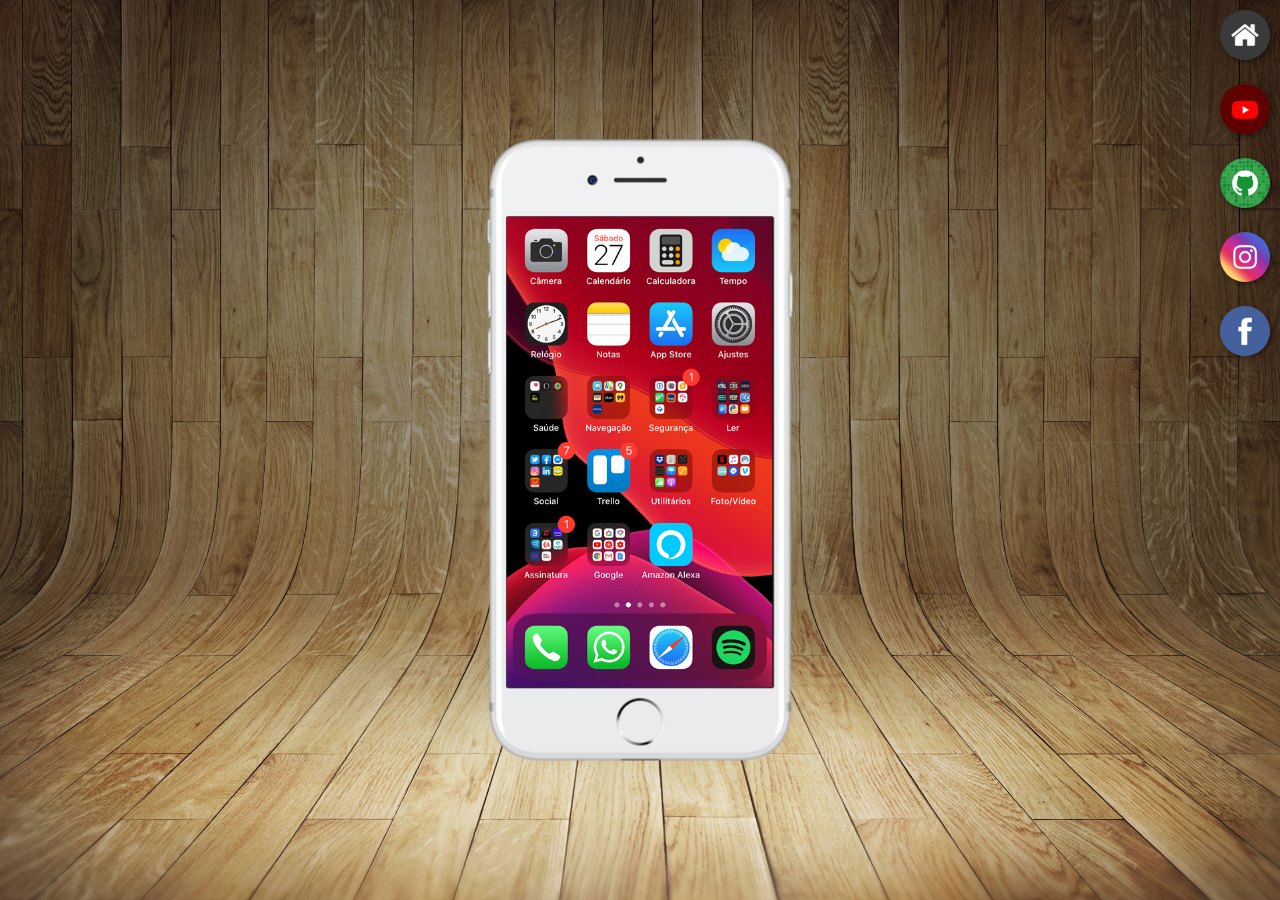
<file: index.html>
<!DOCTYPE html>
<html lang="pt-br">
<head>
    <meta charset="UTF-8">
    <meta name="viewport" content="width=device-width, initial-scale=1.0">
    <link rel="shortcut icon" href="favicon (2).ico" type="image/x-icon">
    <link rel="stylesheet" href="style/style.css">
    <title>Projeto redes Sociais</title>
</head>
<body>
    <main>
        <section id="telefone">
            <iframe src="home.html" name="tela" id="tela" frameborder="0">
                Seu navagador não é compatível com isso.
            </iframe>
        </section>
        <section id="redes-sociais">
            <abbr title="Home"><a href="home.html" target="tela"><img src="imagens/logo-home.jpg" alt="home"></a><br></abbr>
            
            <abbr title="YouTube"><a href="youtube.html" target="tela"><img src="imagens/logo-youtube.jpg" alt="YouTube"></a><br></abbr>
            
            <abbr title="GitHub"><a href="github.html" target="tela"><img src="imagens/logo-github.jpg" alt="GitHub"></a><br></abbr>
            
            <abbr title="Instagram"><a href="instagram.html" target="tela"><img src="imagens/logo-instagram.jpg" alt="Instagram"></a><br></abbr>
            
            <!-- <a href="#" target="tela"><img src="imagens/logo-twitter.jpg" alt="Twitter"></a><br> -->
            
            <abbr title="Facebook"><a href="facebook.html" target="tela"><img src="imagens/logo-facebook.jpg" alt="facebook"></a></abbr>
        </section>
    </main>
</body>
</html>
</file>
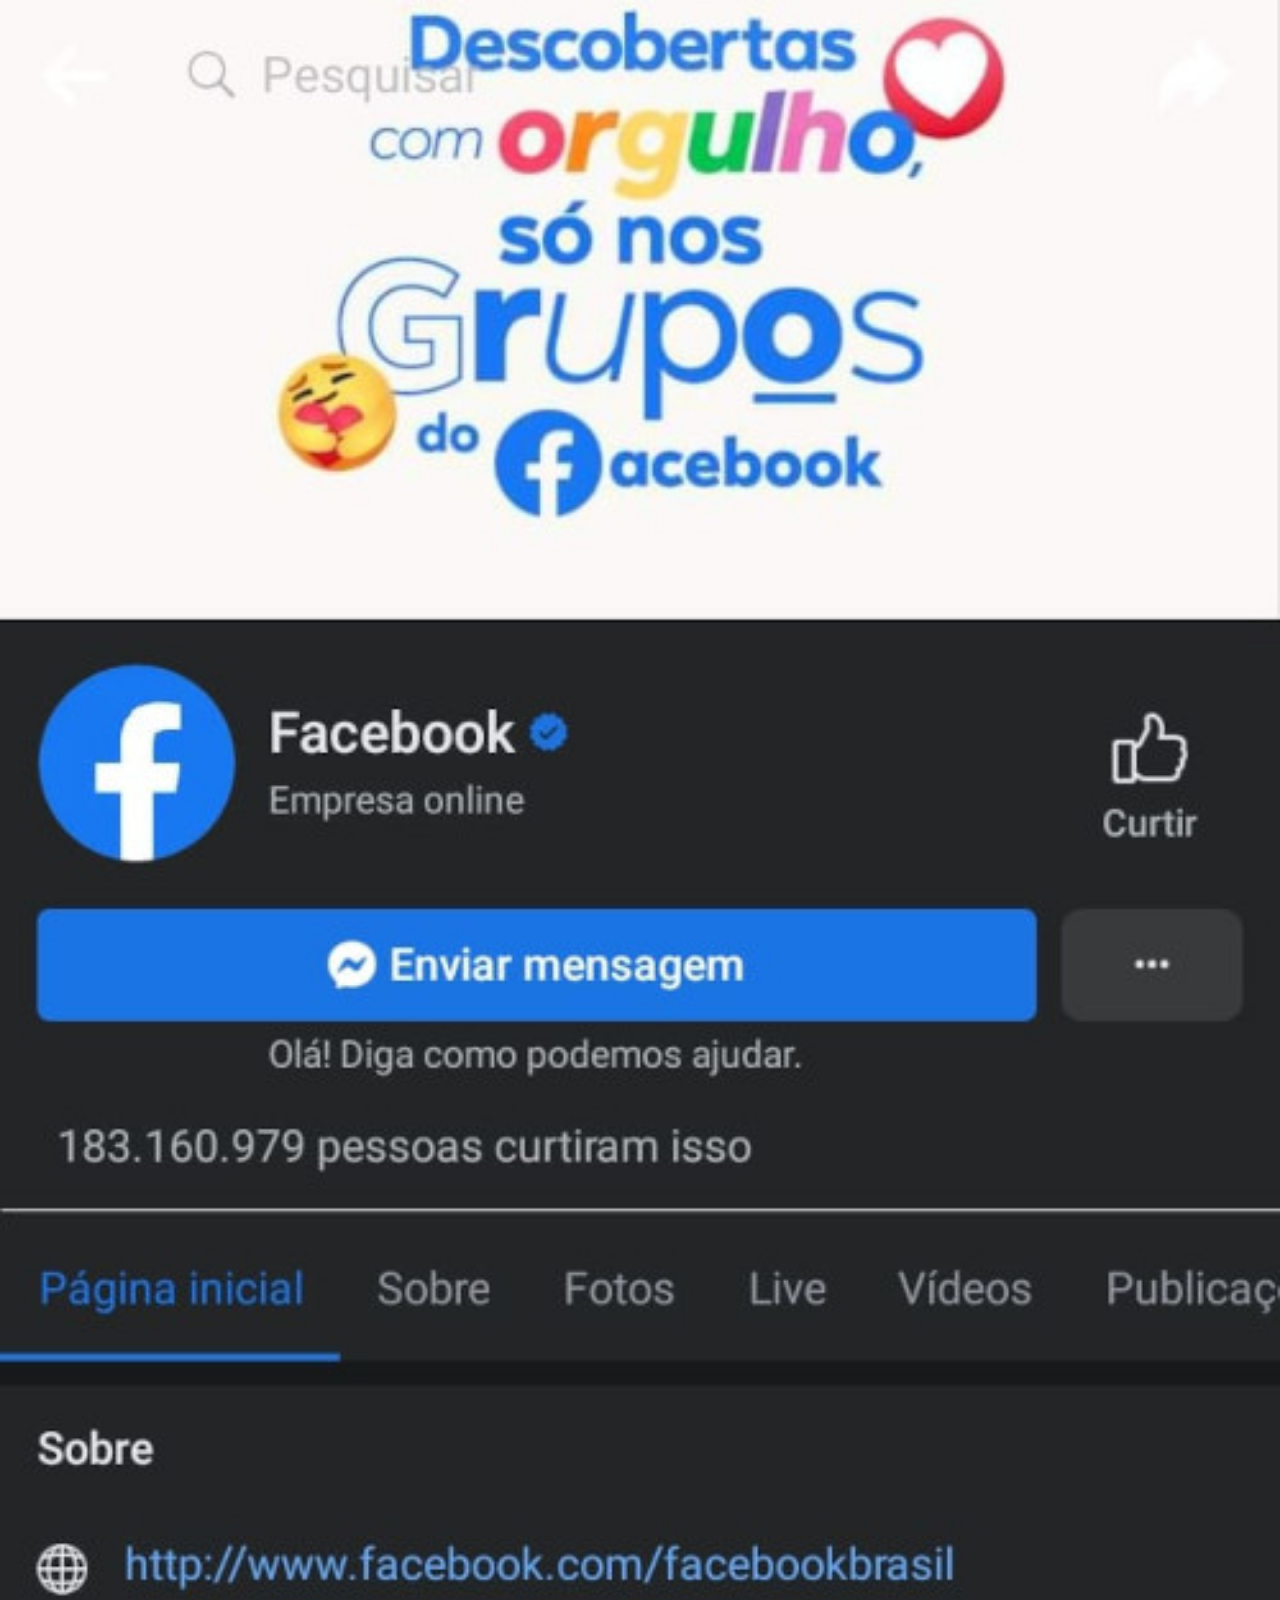
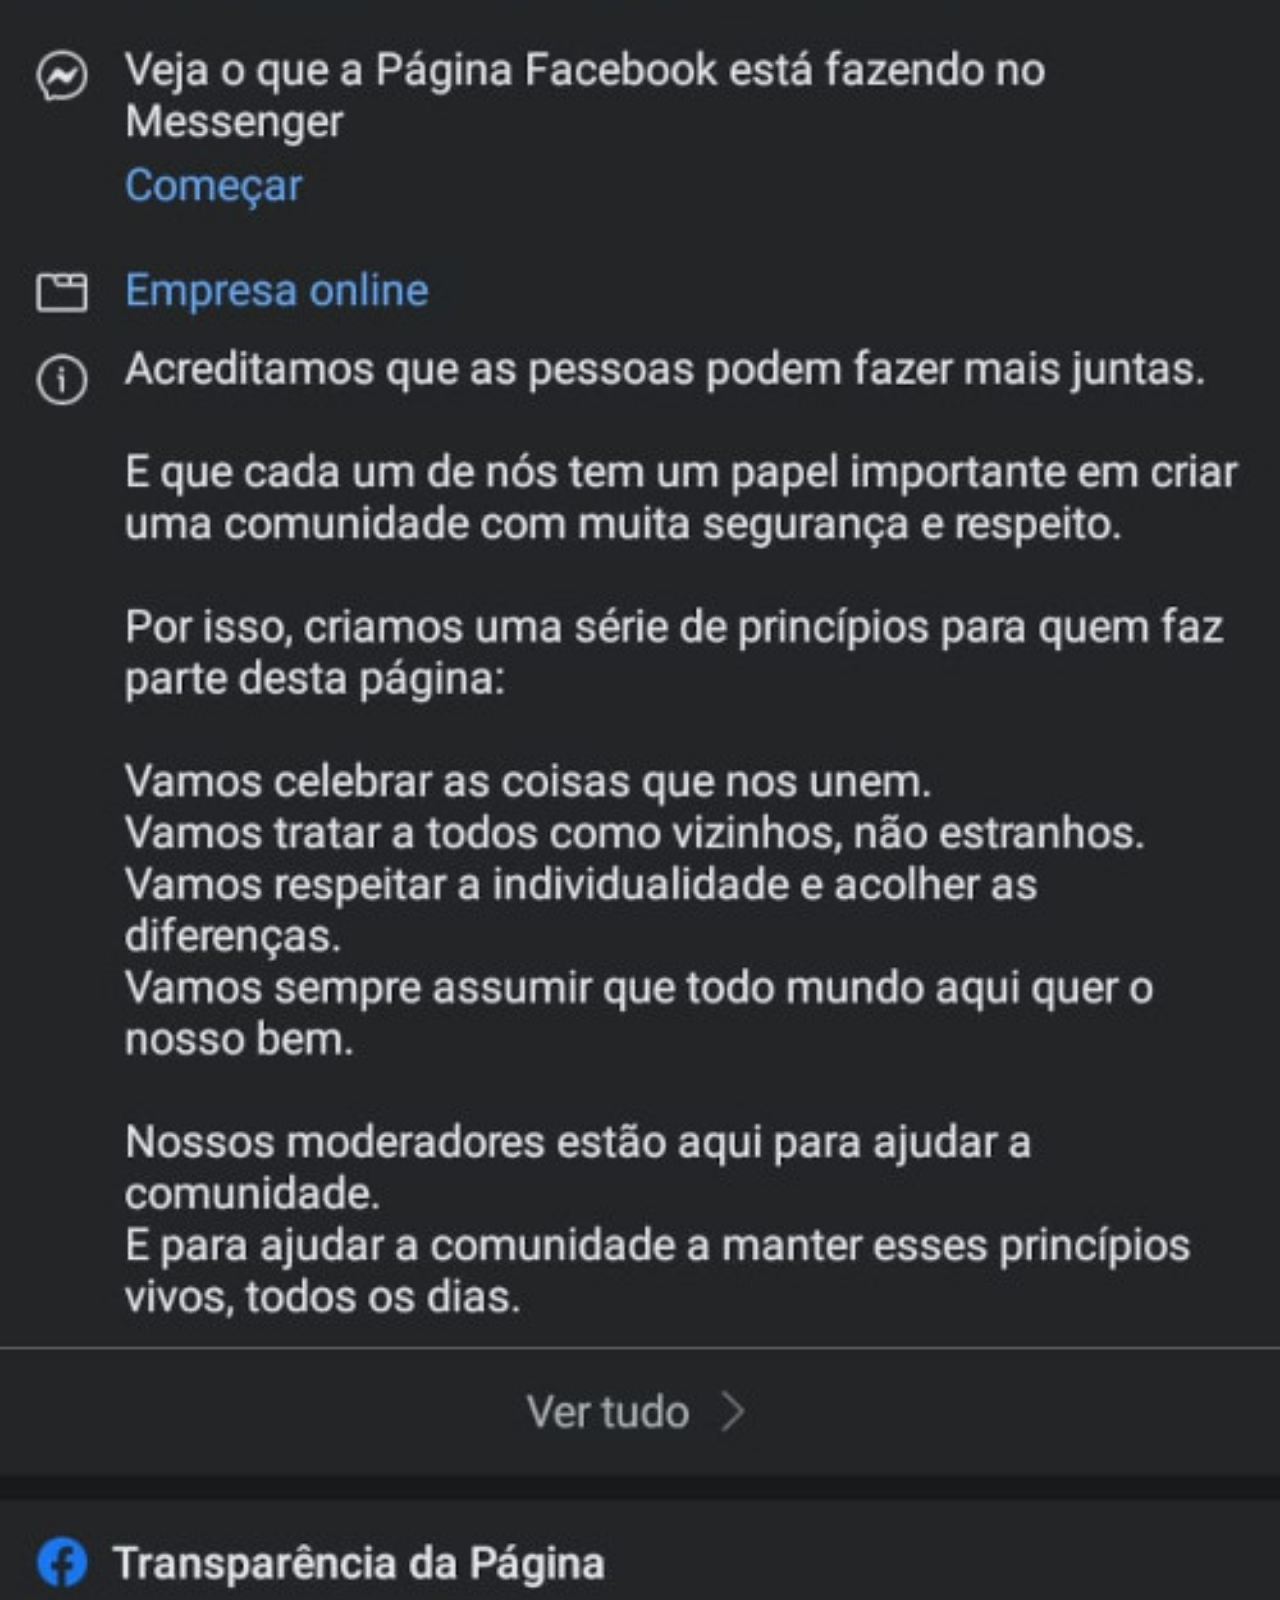
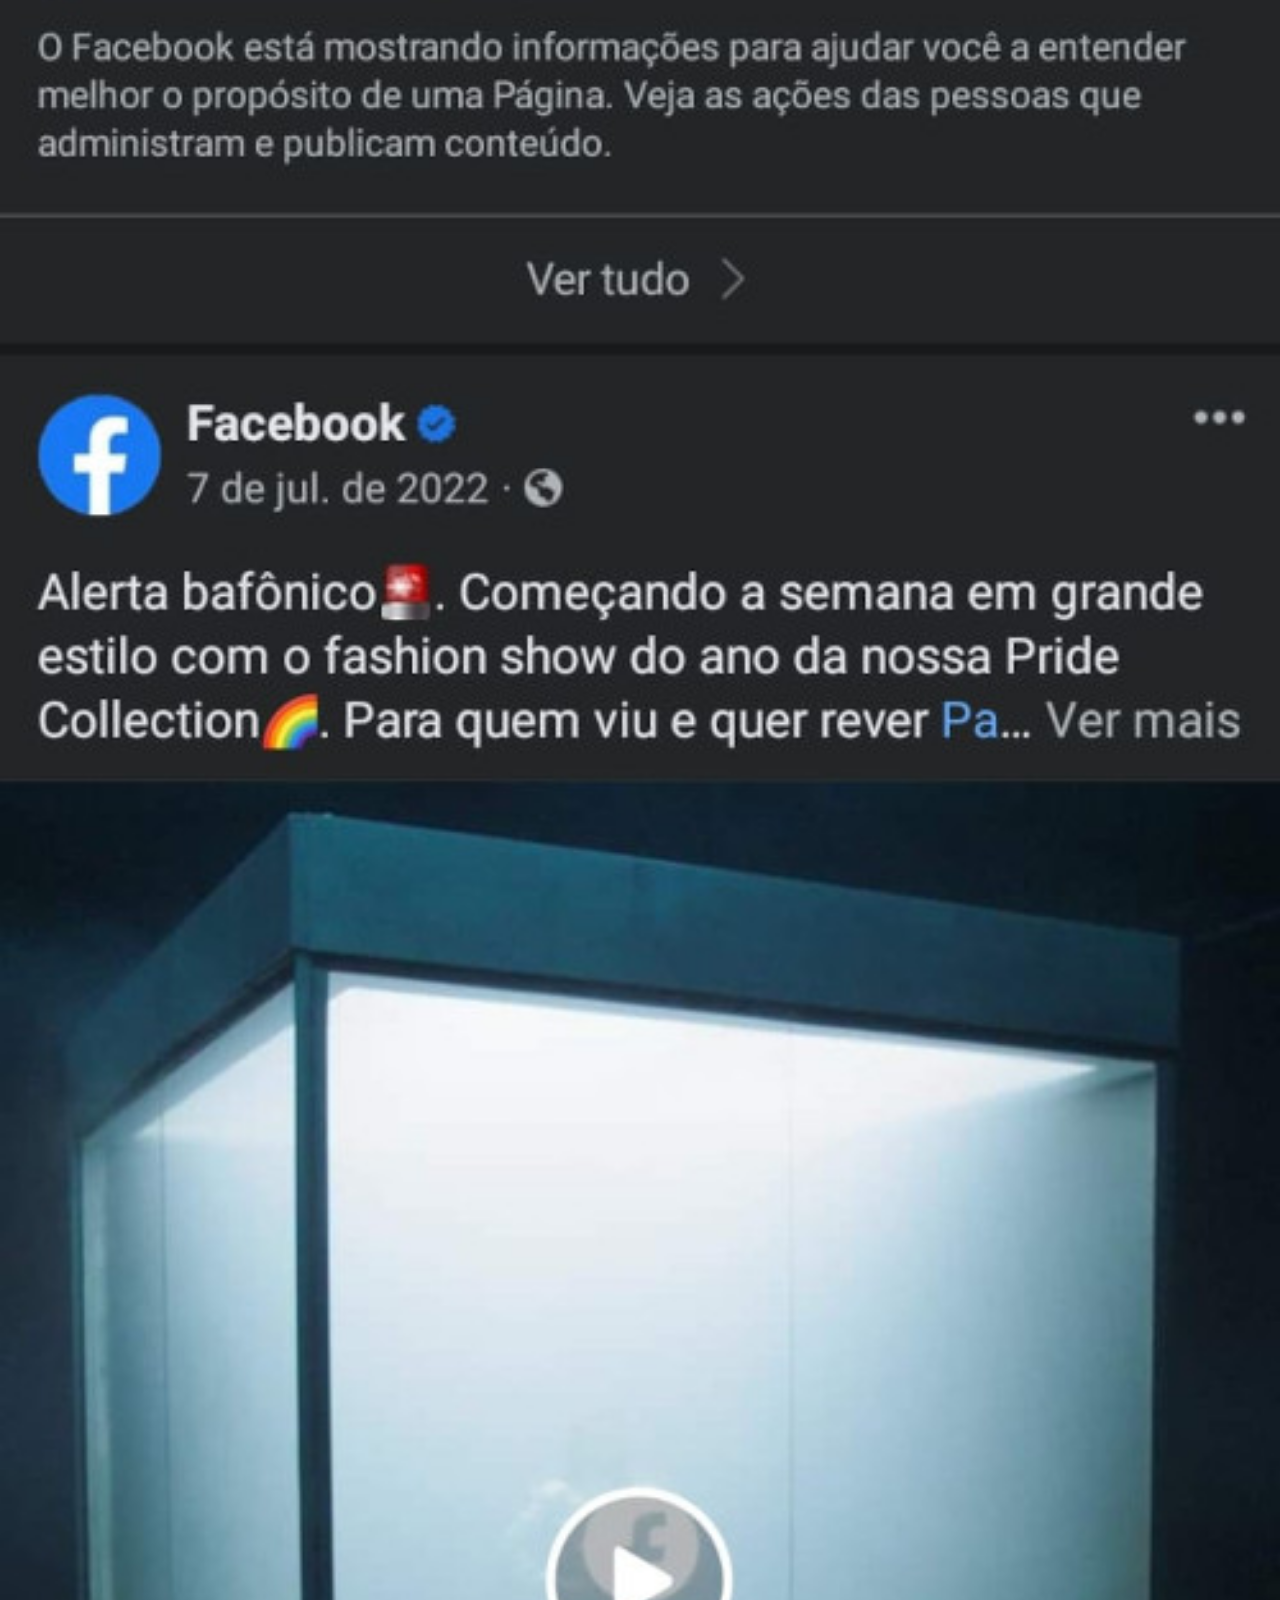
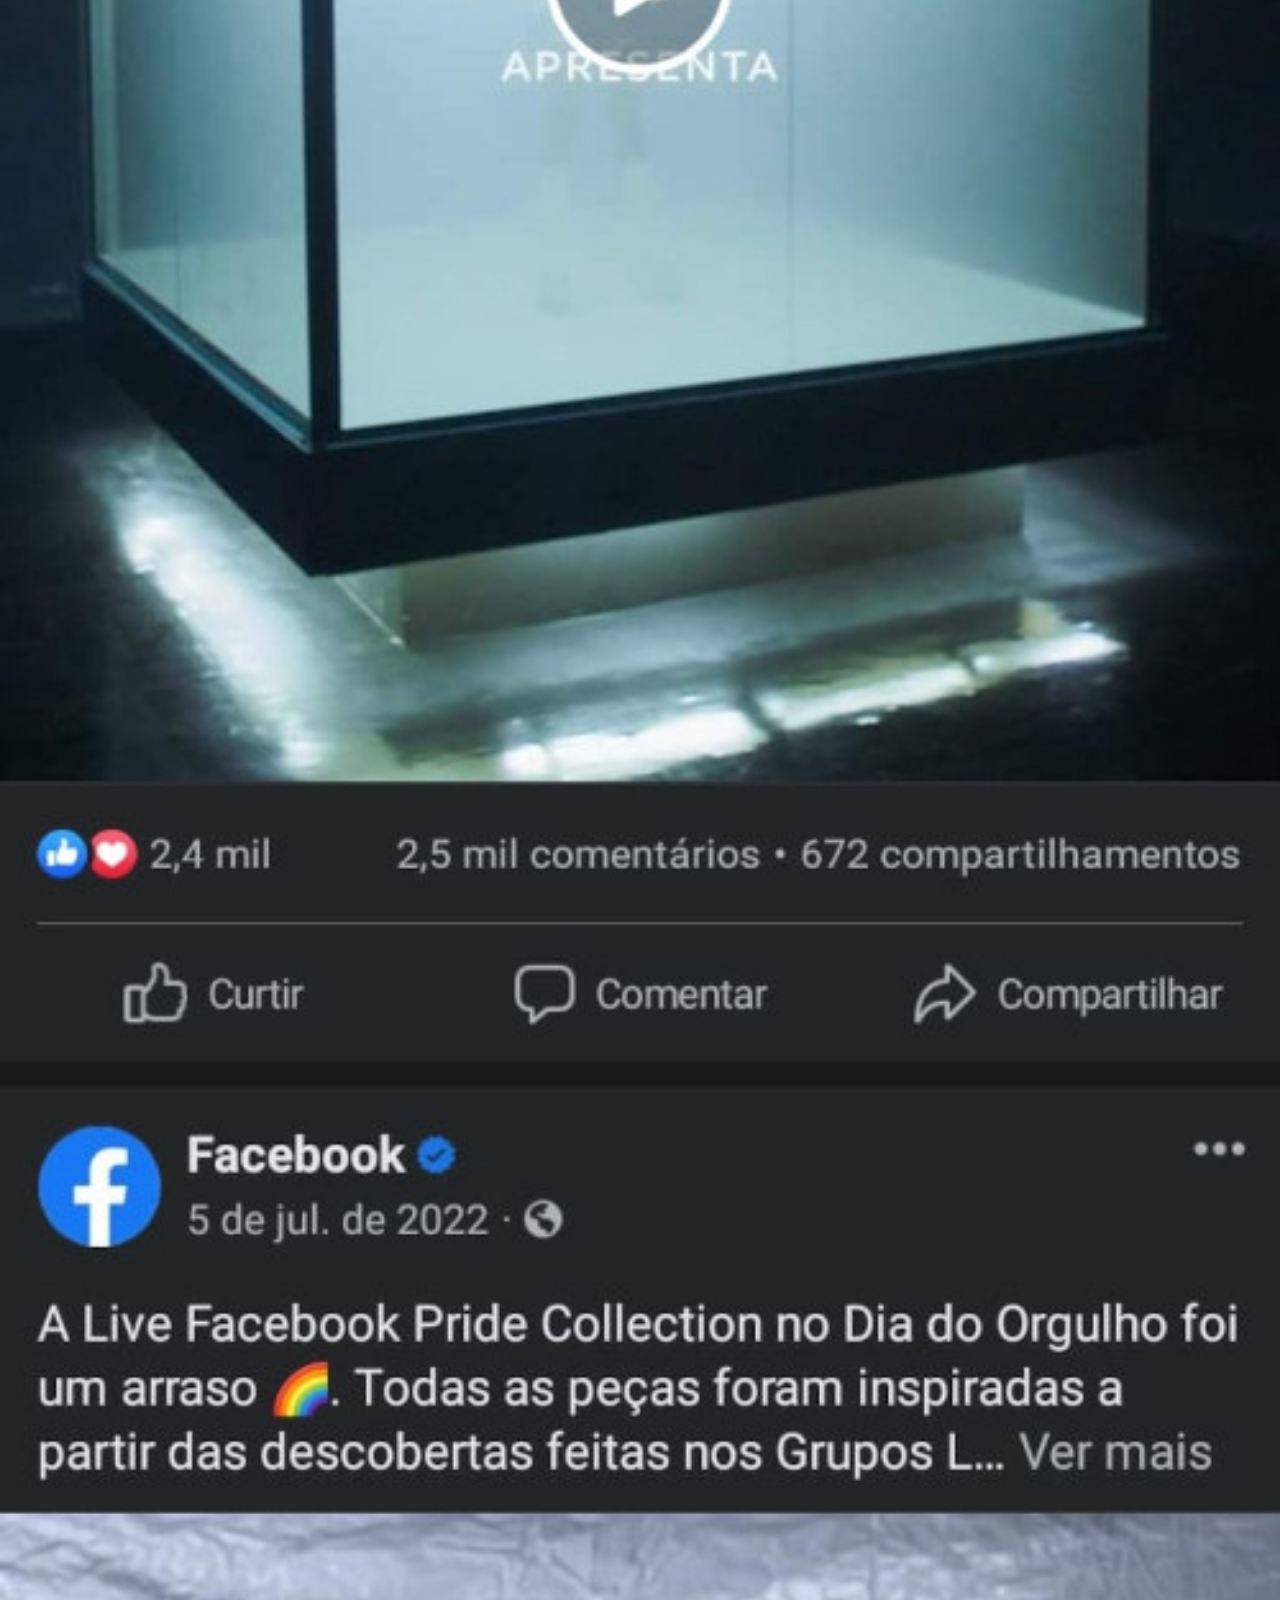
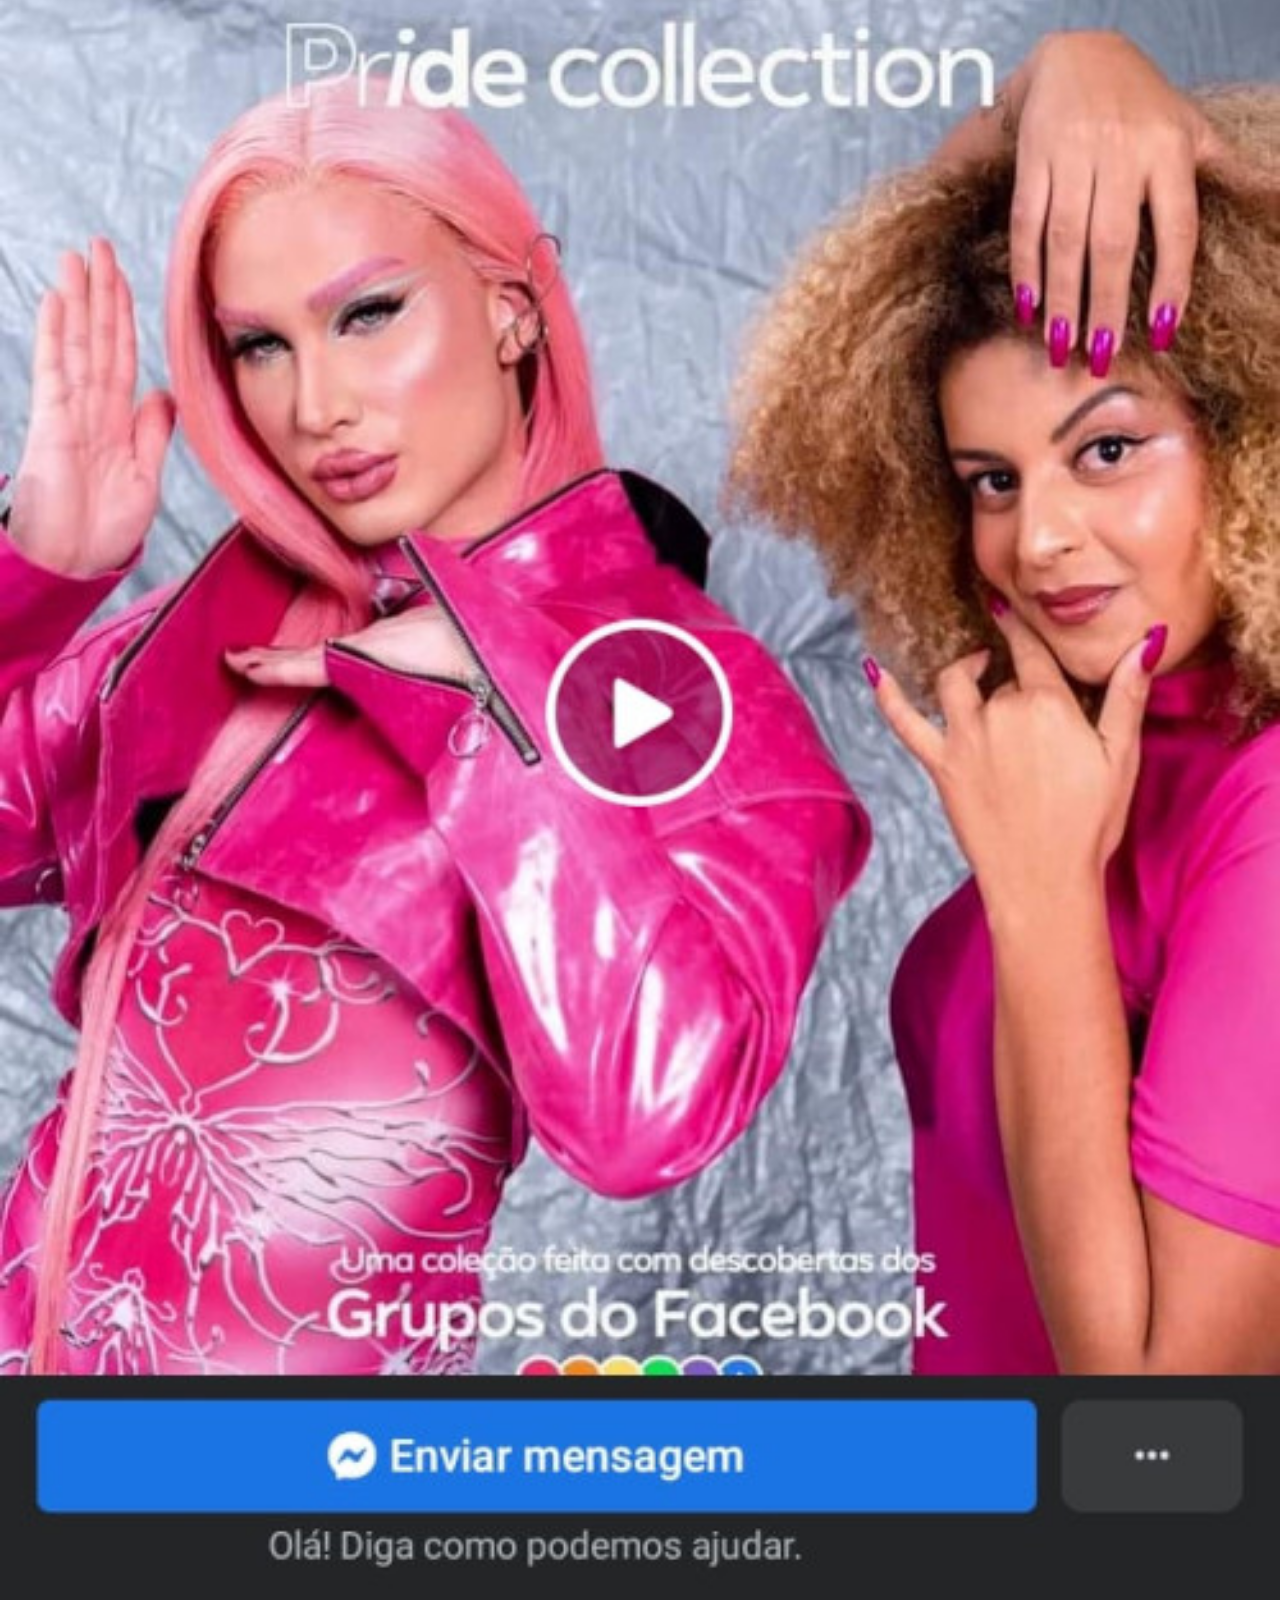
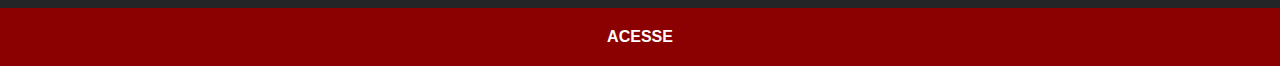
<file: facebook.html>
<!DOCTYPE html>
<html lang="pt-br">
<head>
    <meta charset="UTF-8">
    <meta name="viewport" content="width=device-width, initial-scale=1.0">
    <title>Facebook</title>
    <link rel="stylesheet" href="style/social.css">
</head>
<body>
    <img src="imagens/tela-facebook.jpg" alt="Facebook">
    <a href="https://www.facebook.com/facebook" target="_blank">ACESSE</a>
</body>
</html>
</file>
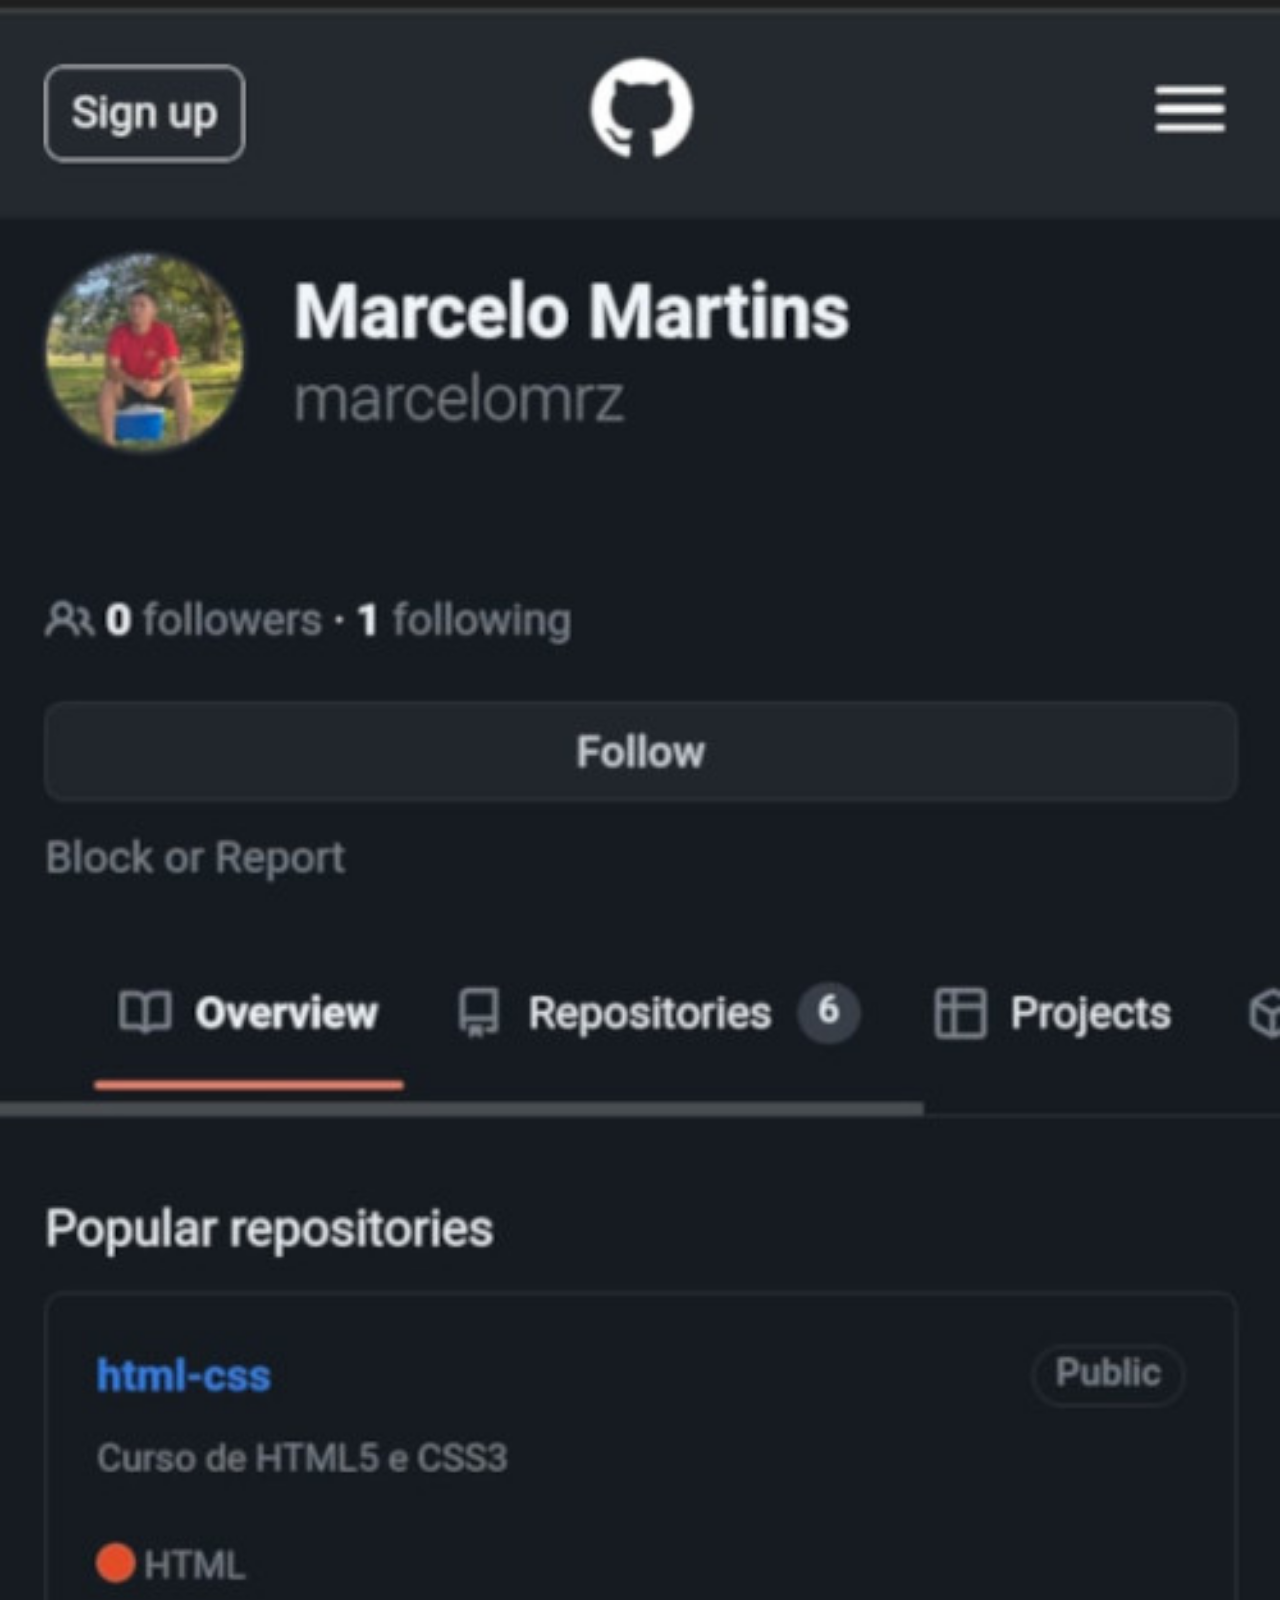
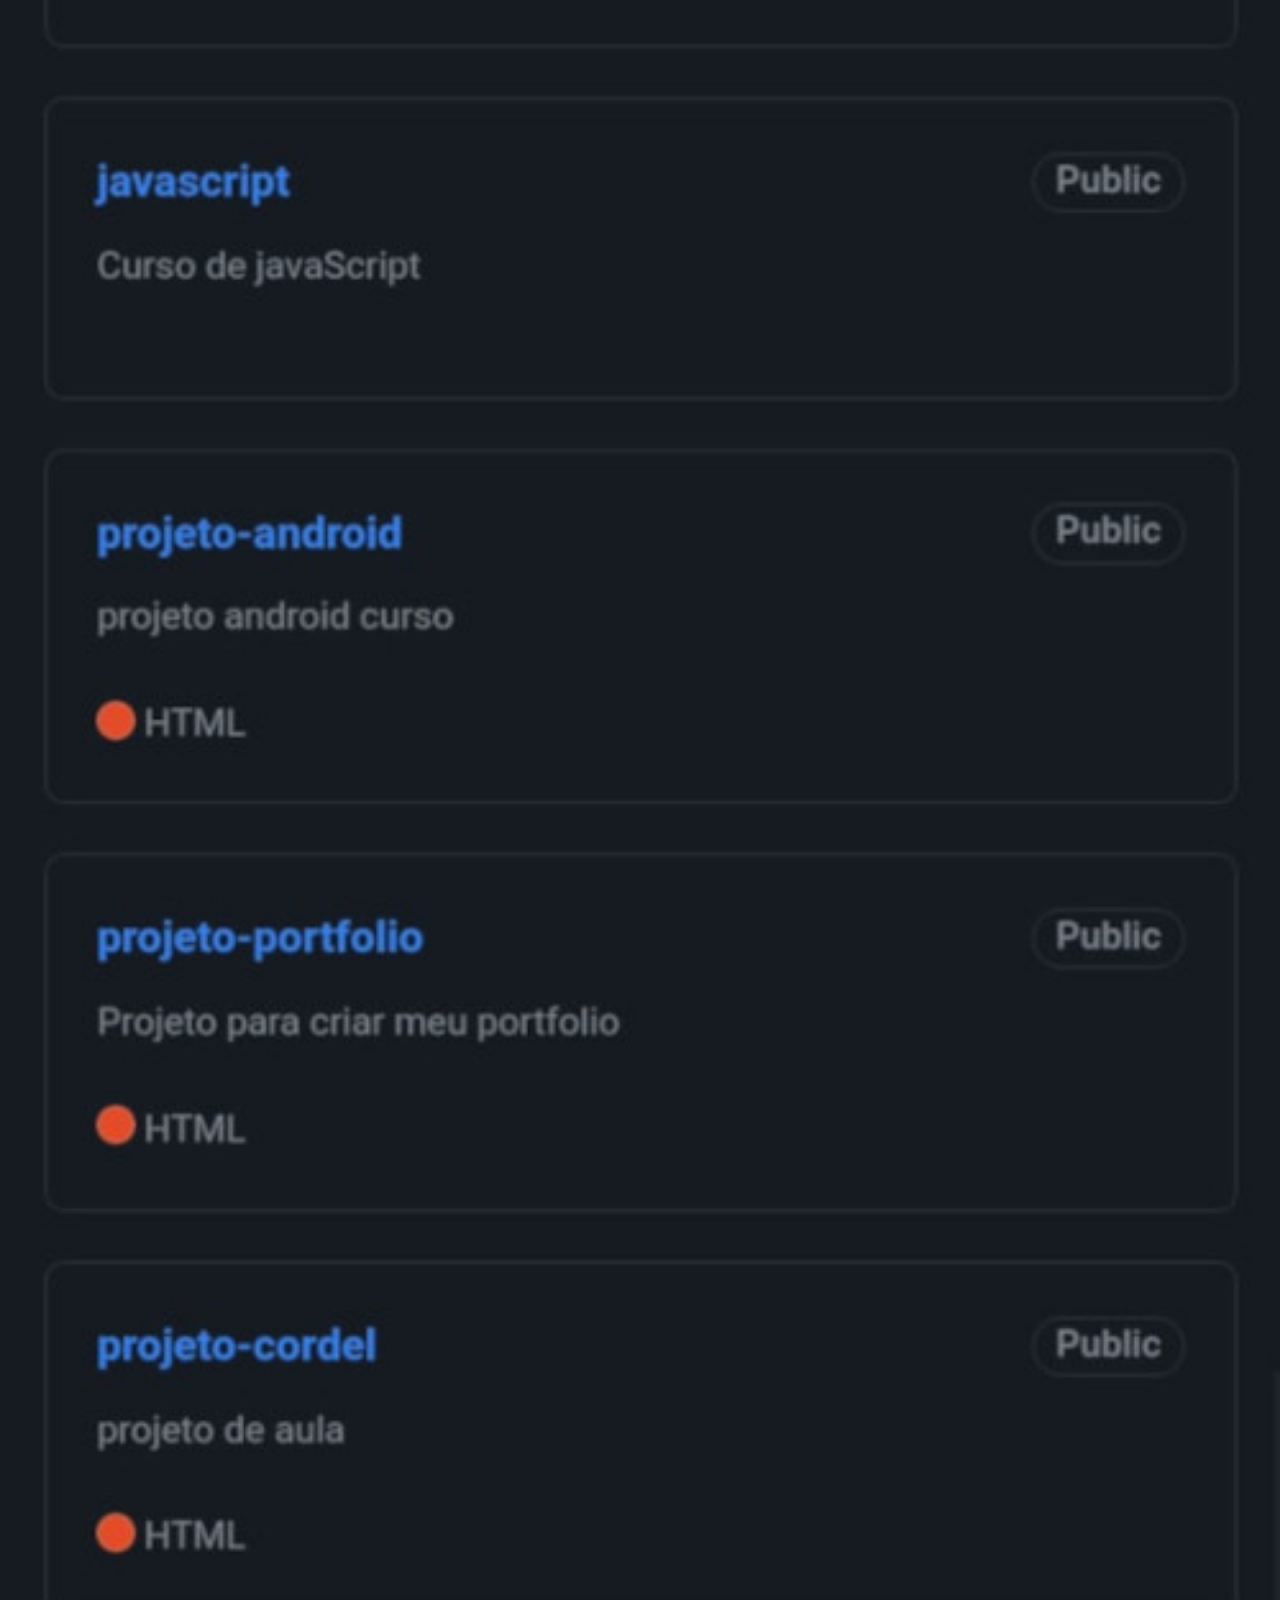
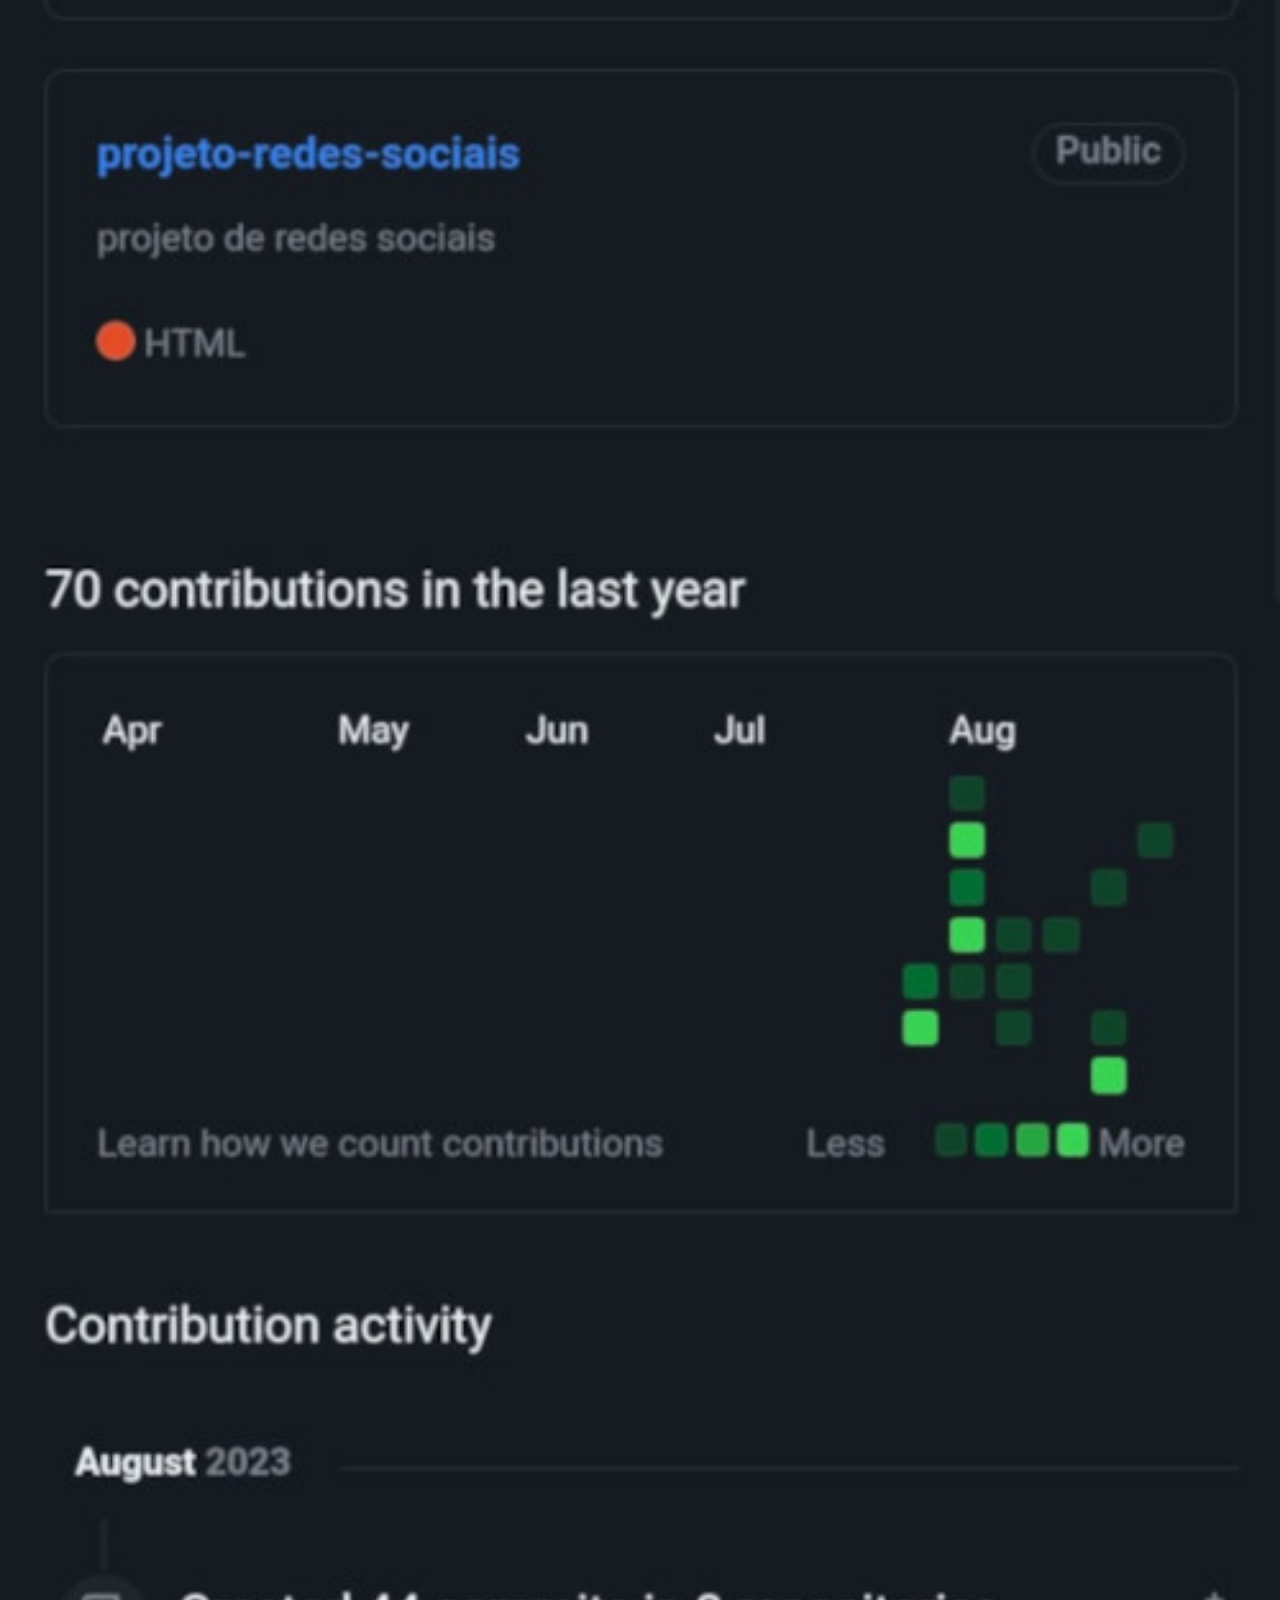
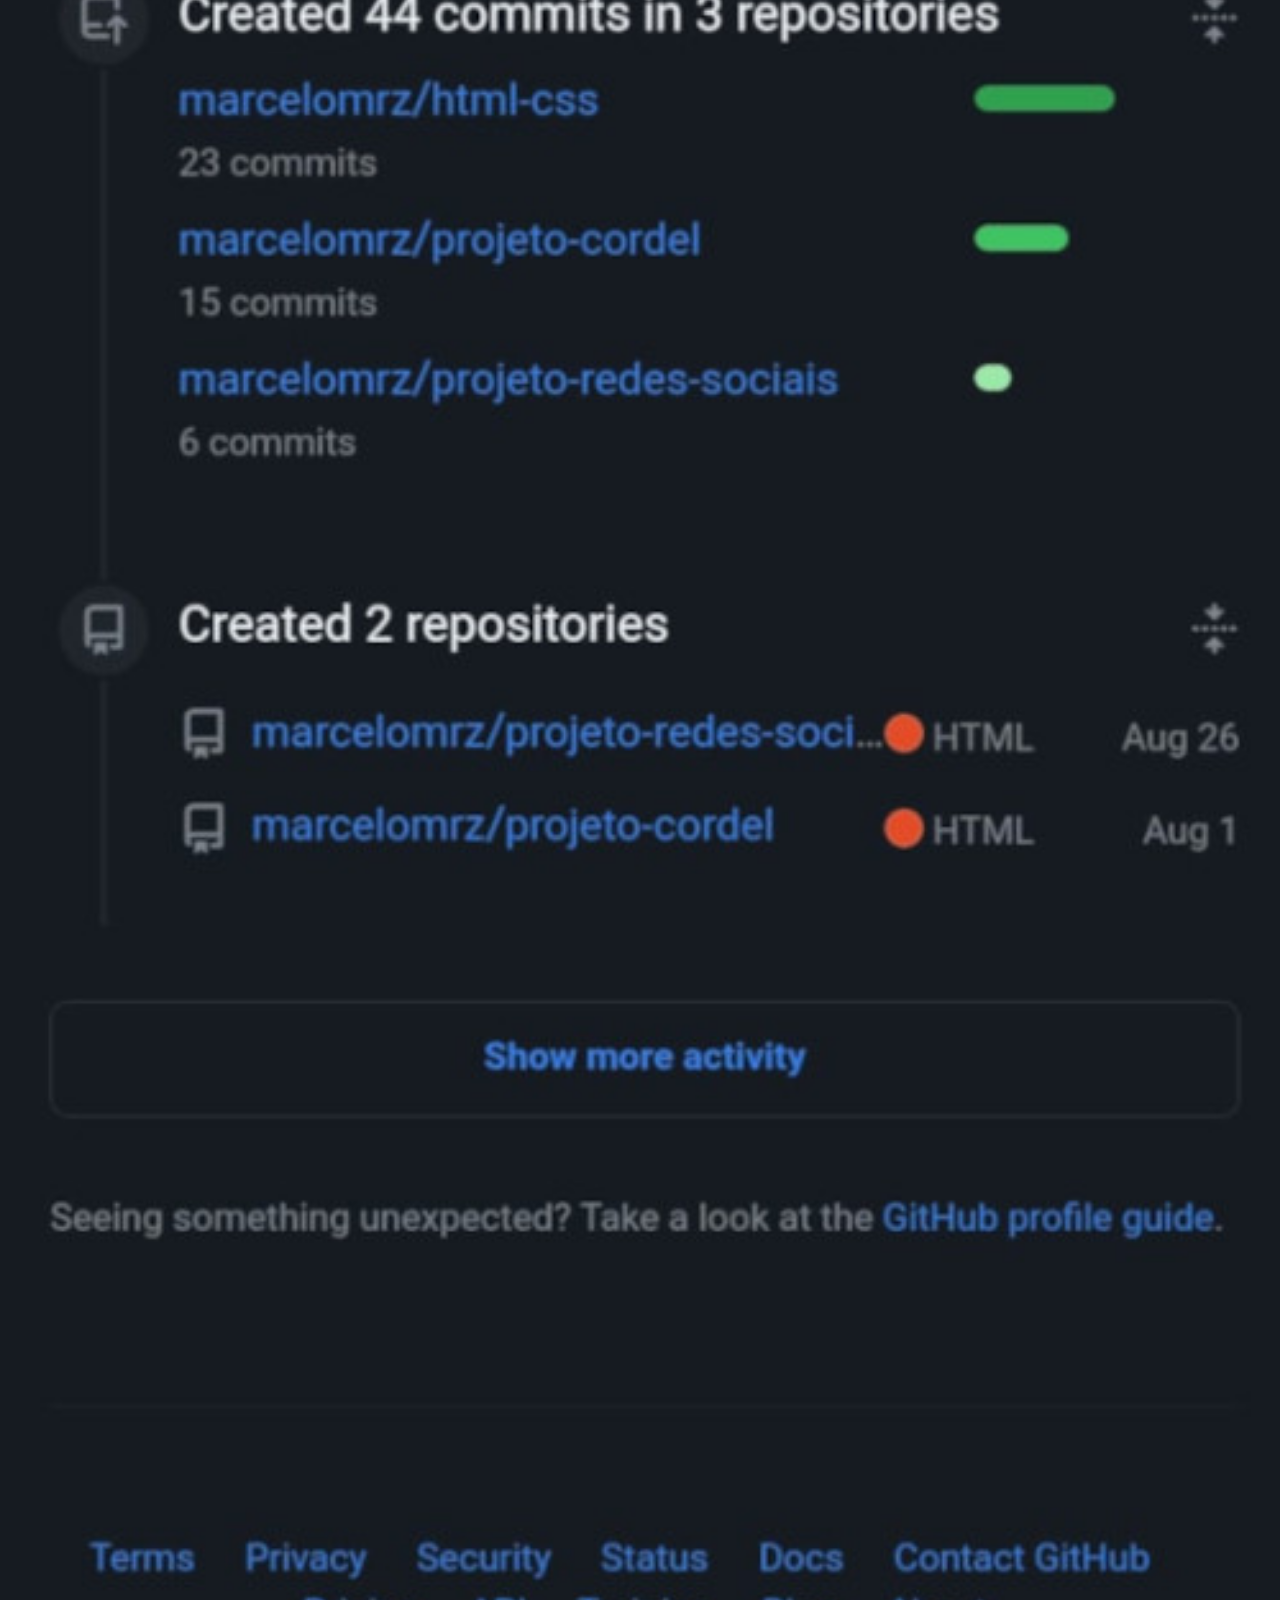
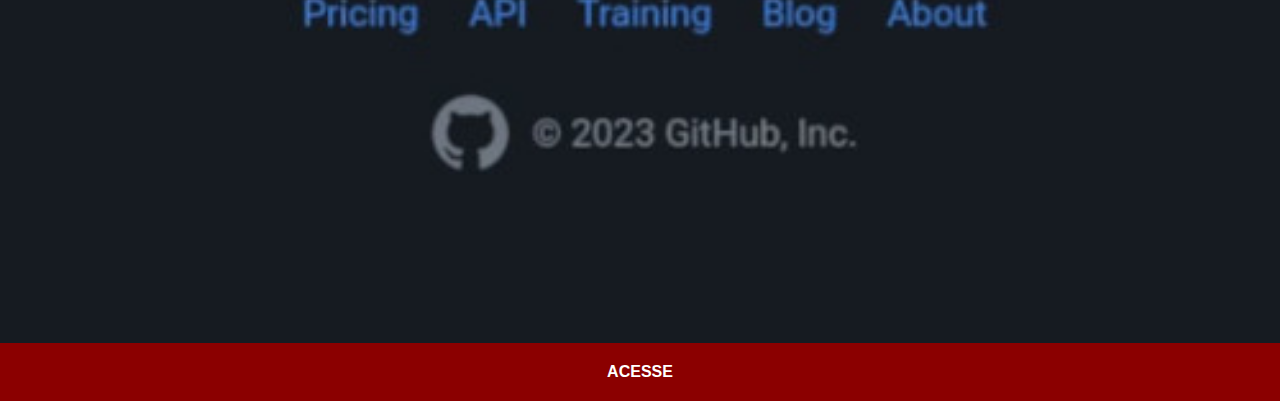
<file: github.html>
<!DOCTYPE html>
<html lang="pt-br">
<head>
    <meta charset="UTF-8">
    <meta name="viewport" content="width=device-width, initial-scale=1.0">
    <title>GitHub</title>
    <link rel="stylesheet" href="style/social.css">
</head>
<body>
    <img src="imagens/tela-github.jpg" alt="GitHub">
    <a href="https://github.com/marcelomrz" target="_blank">ACESSE</a>
</body>
</html>
</file>
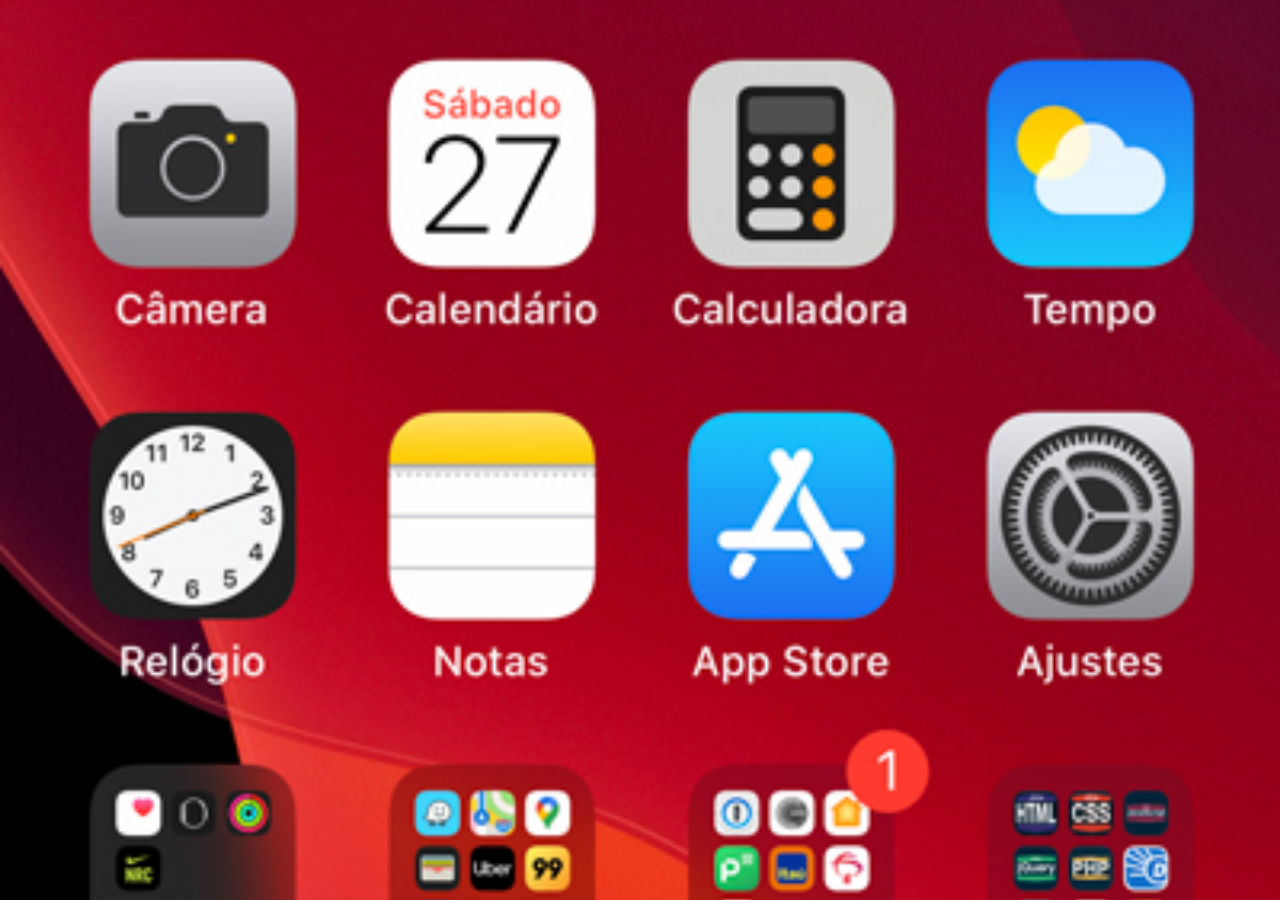
<file: home.html>
<!DOCTYPE html>
<html lang="pt-br">
<head>
    <meta charset="UTF-8">
    <meta name="viewport" content="width=device-width, initial-scale=1.0">
    <title>home</title>
</head>
<style>
    *{
        margin: 0px;
        padding: 0px;
    }

    body {
        width: 100vw;
        height: 100vh;
        background: black url('imagens/tela-home.jpg') no-repeat top center;
        background-size: cover;
    }
</style>
<body>
    
</body>
</html>
</file>
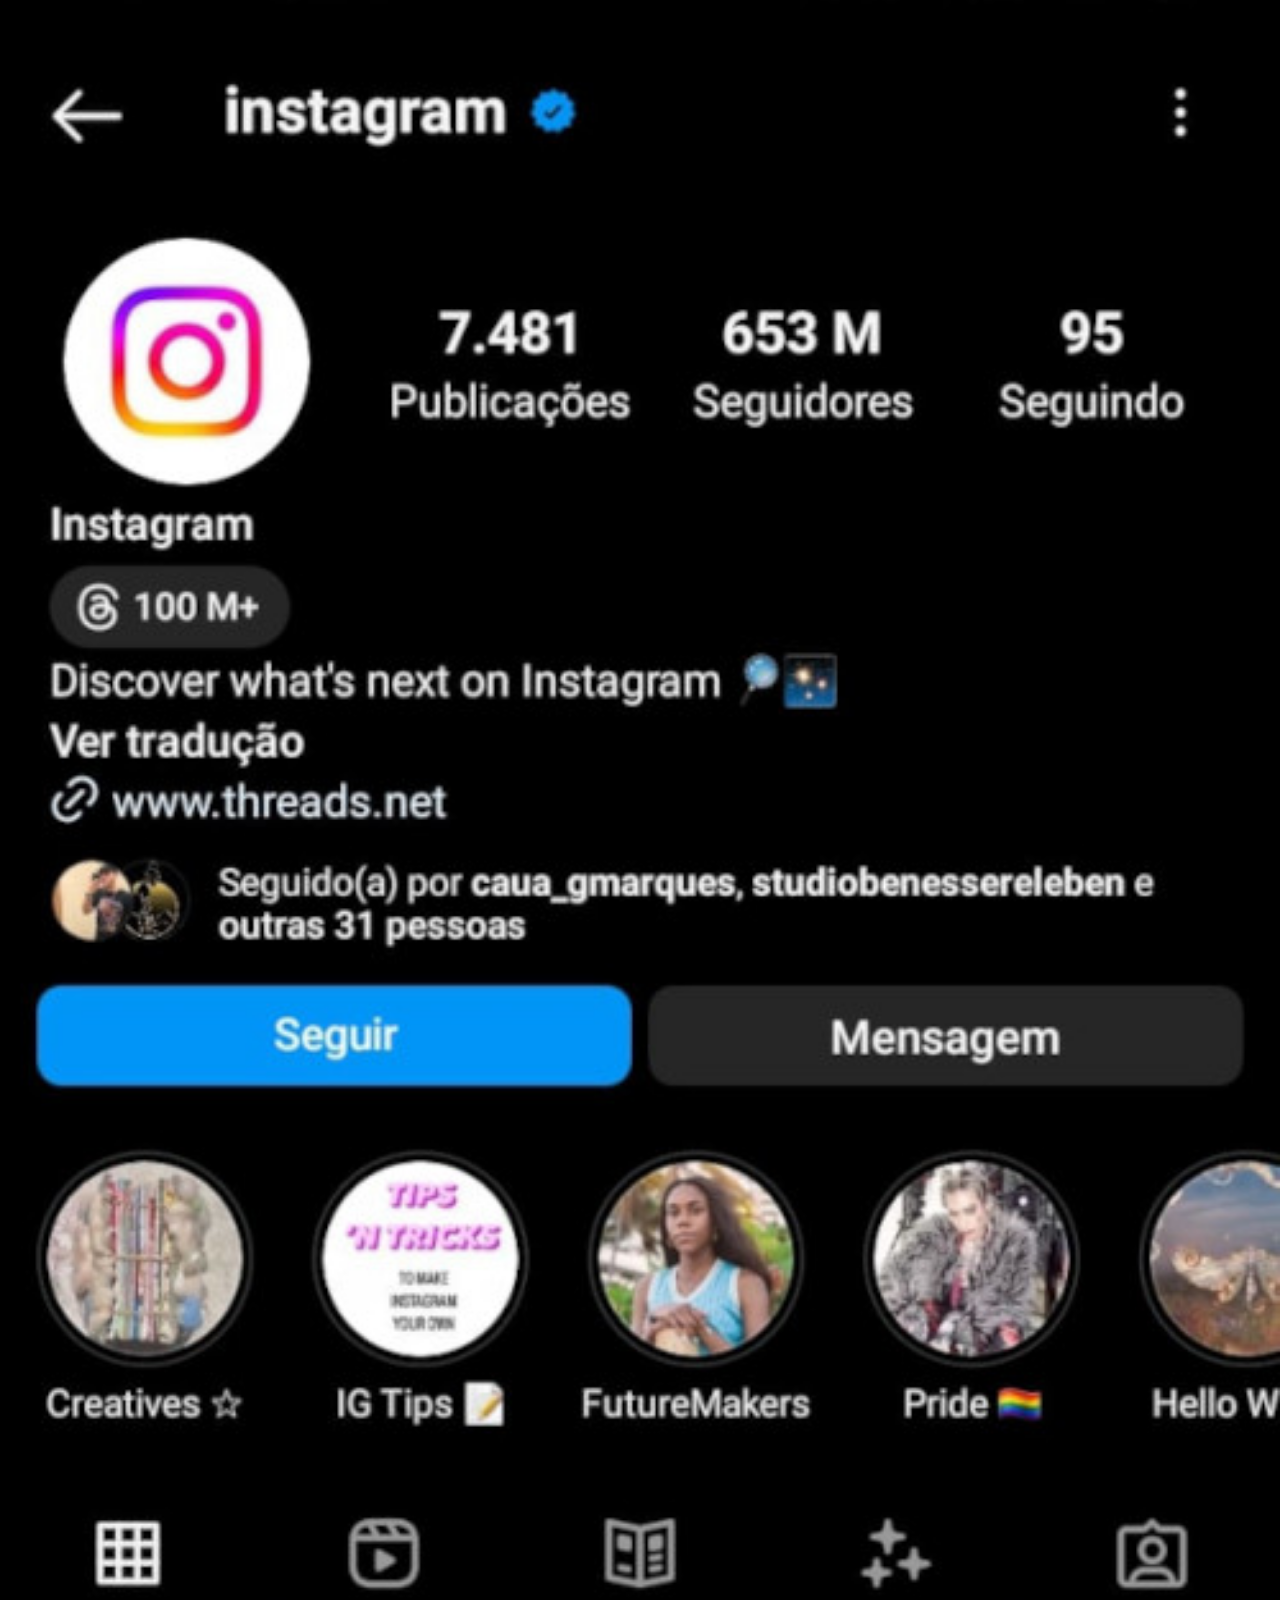
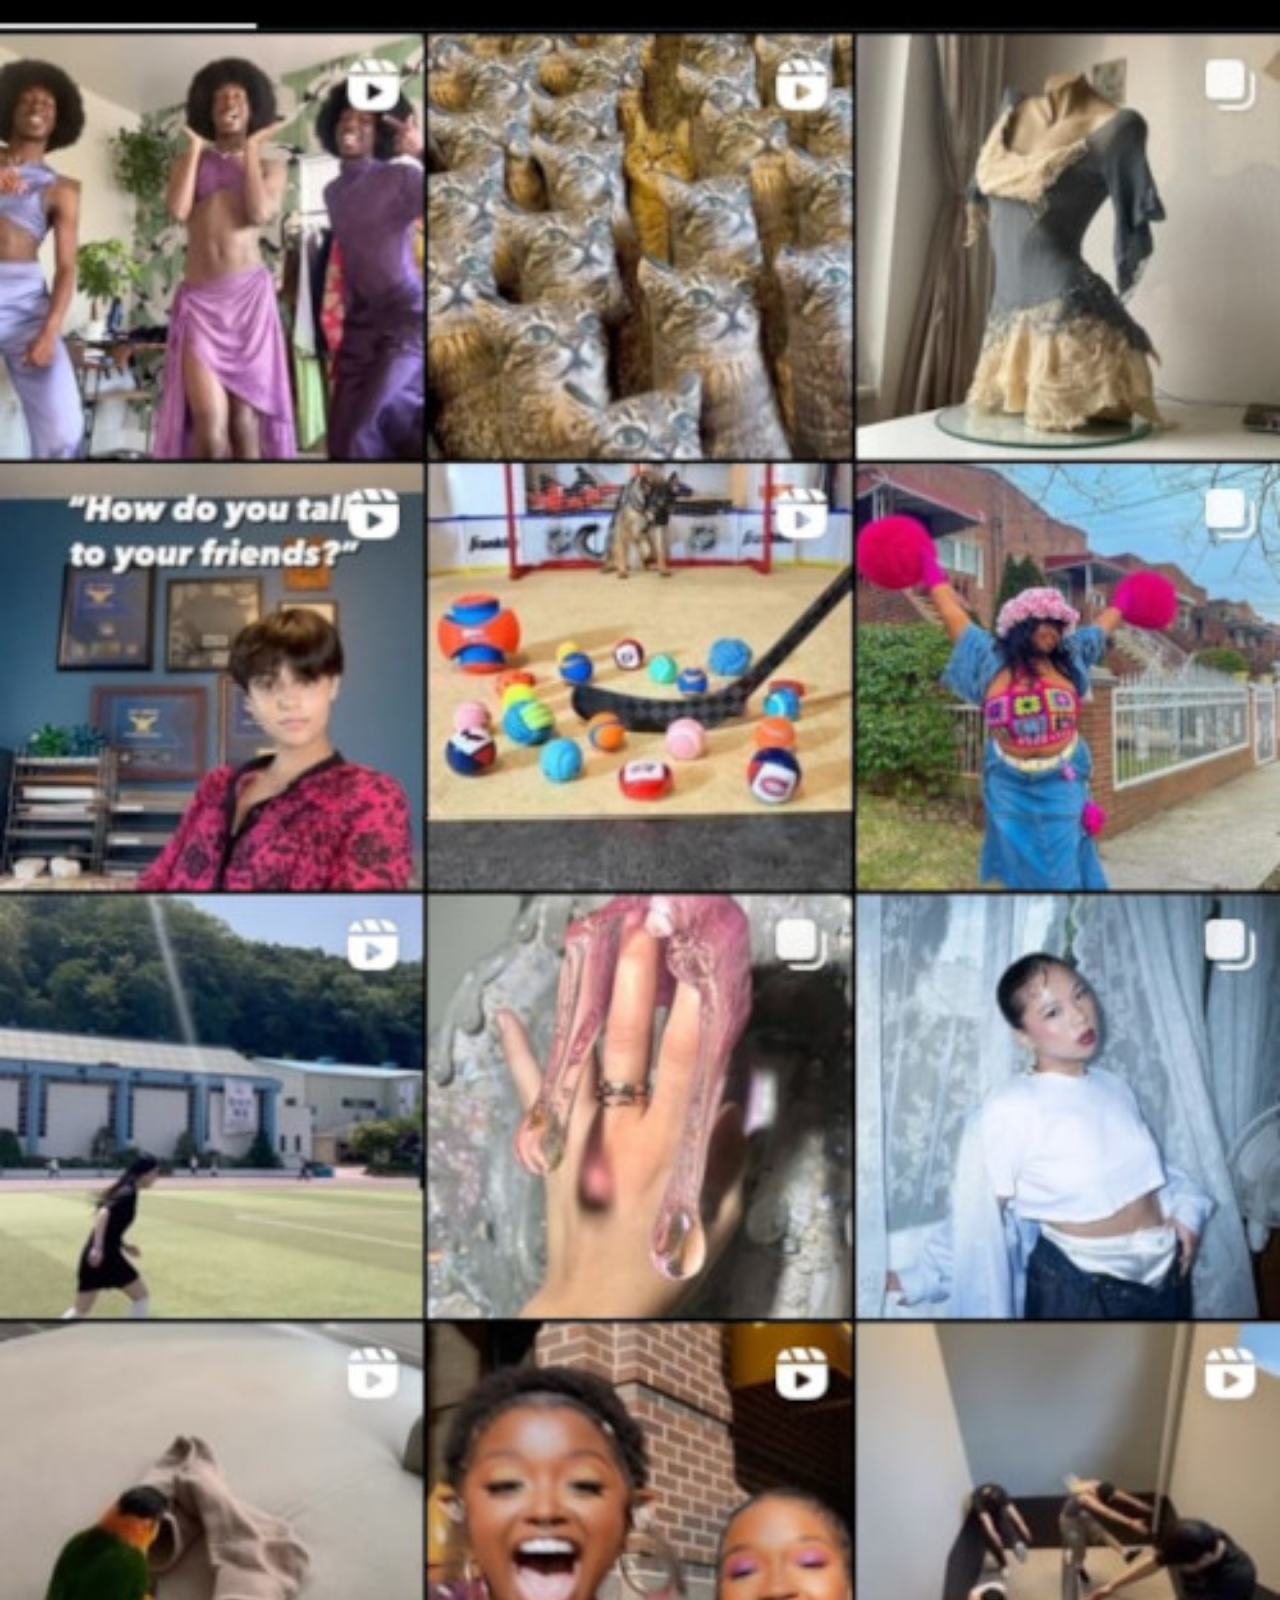
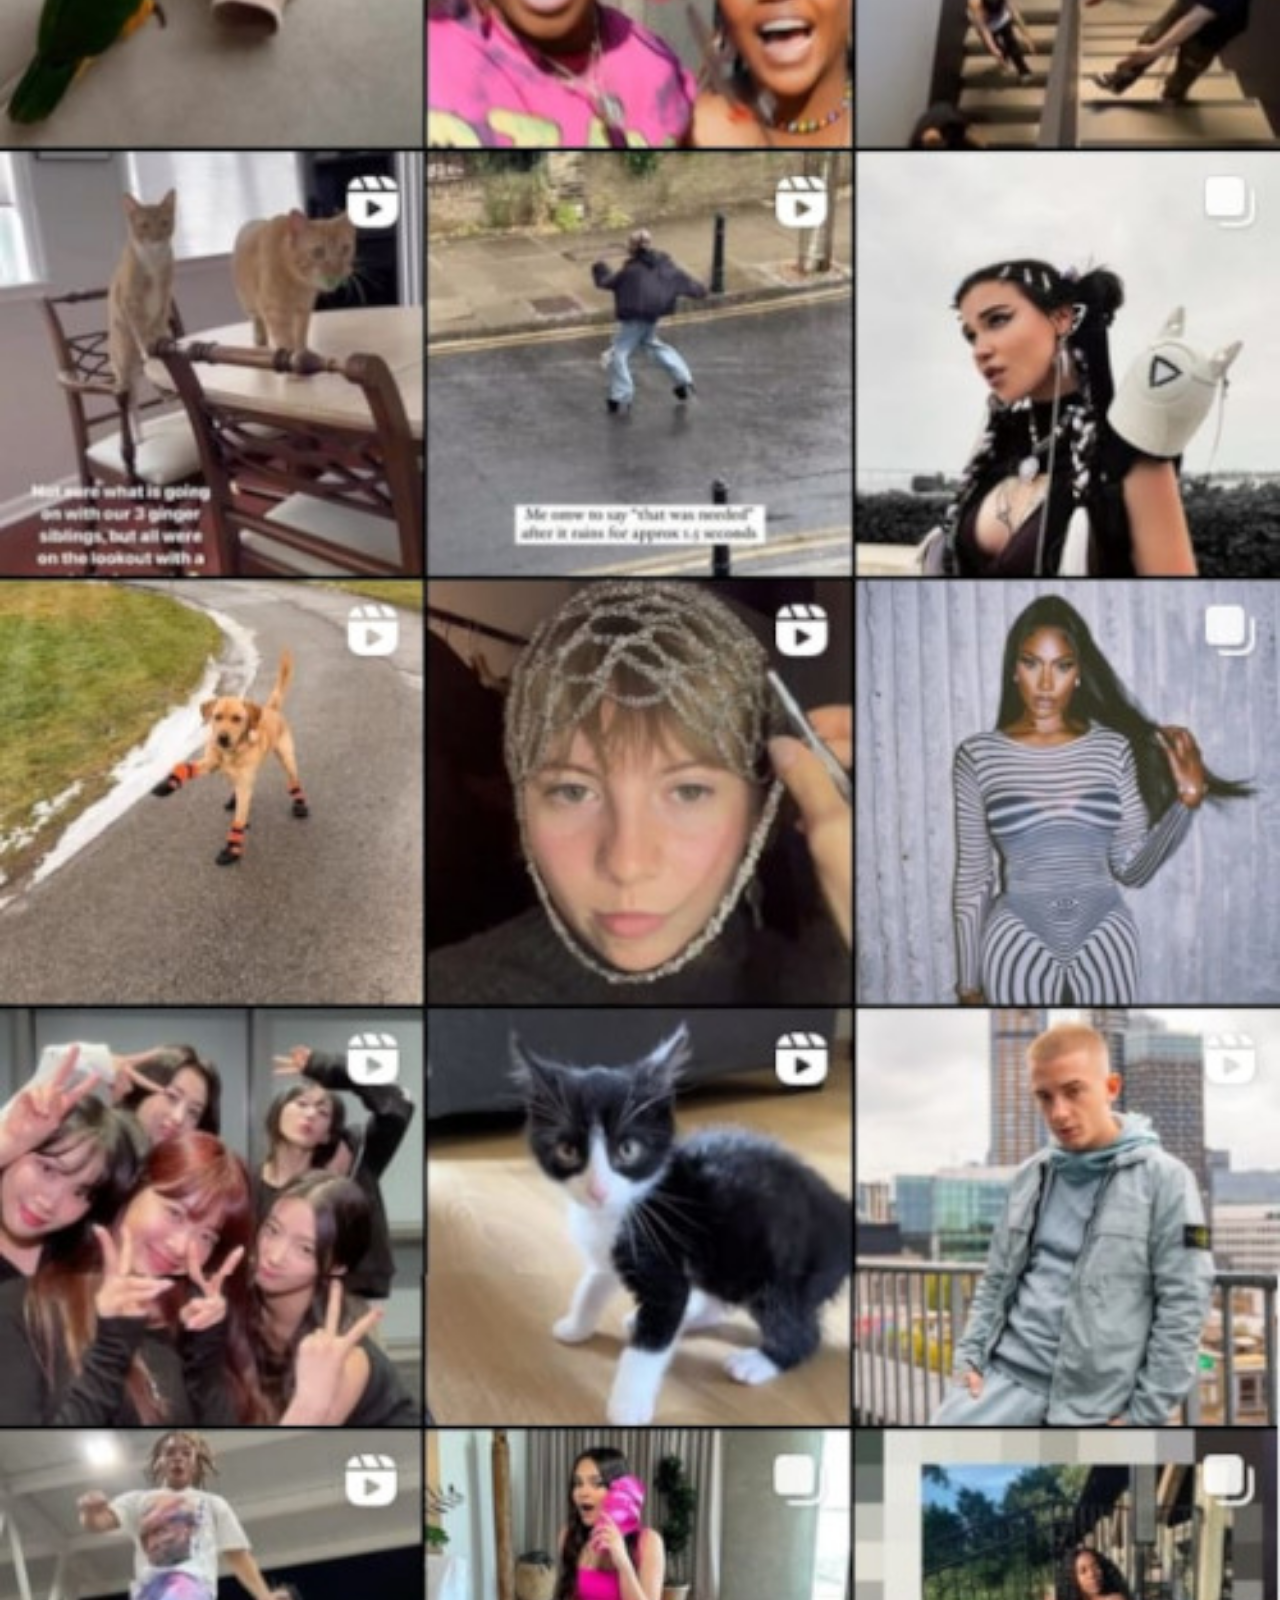
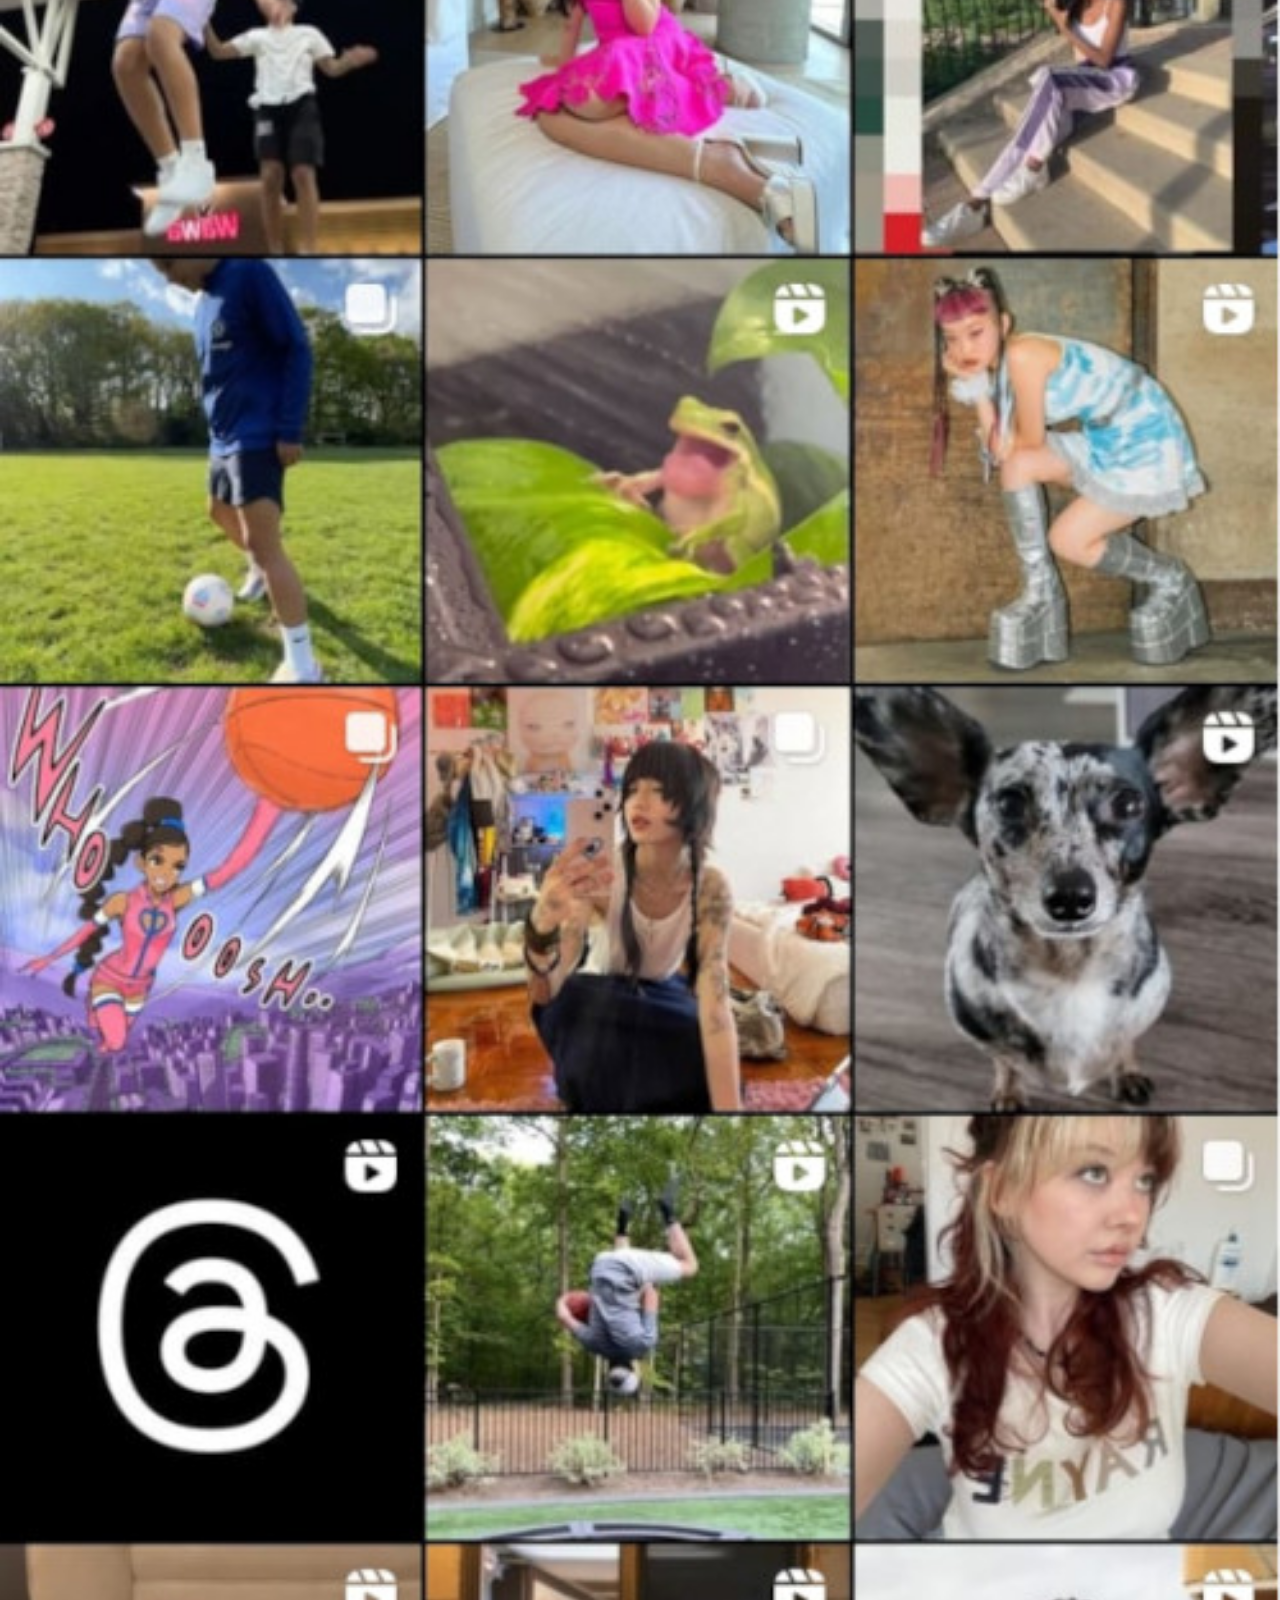
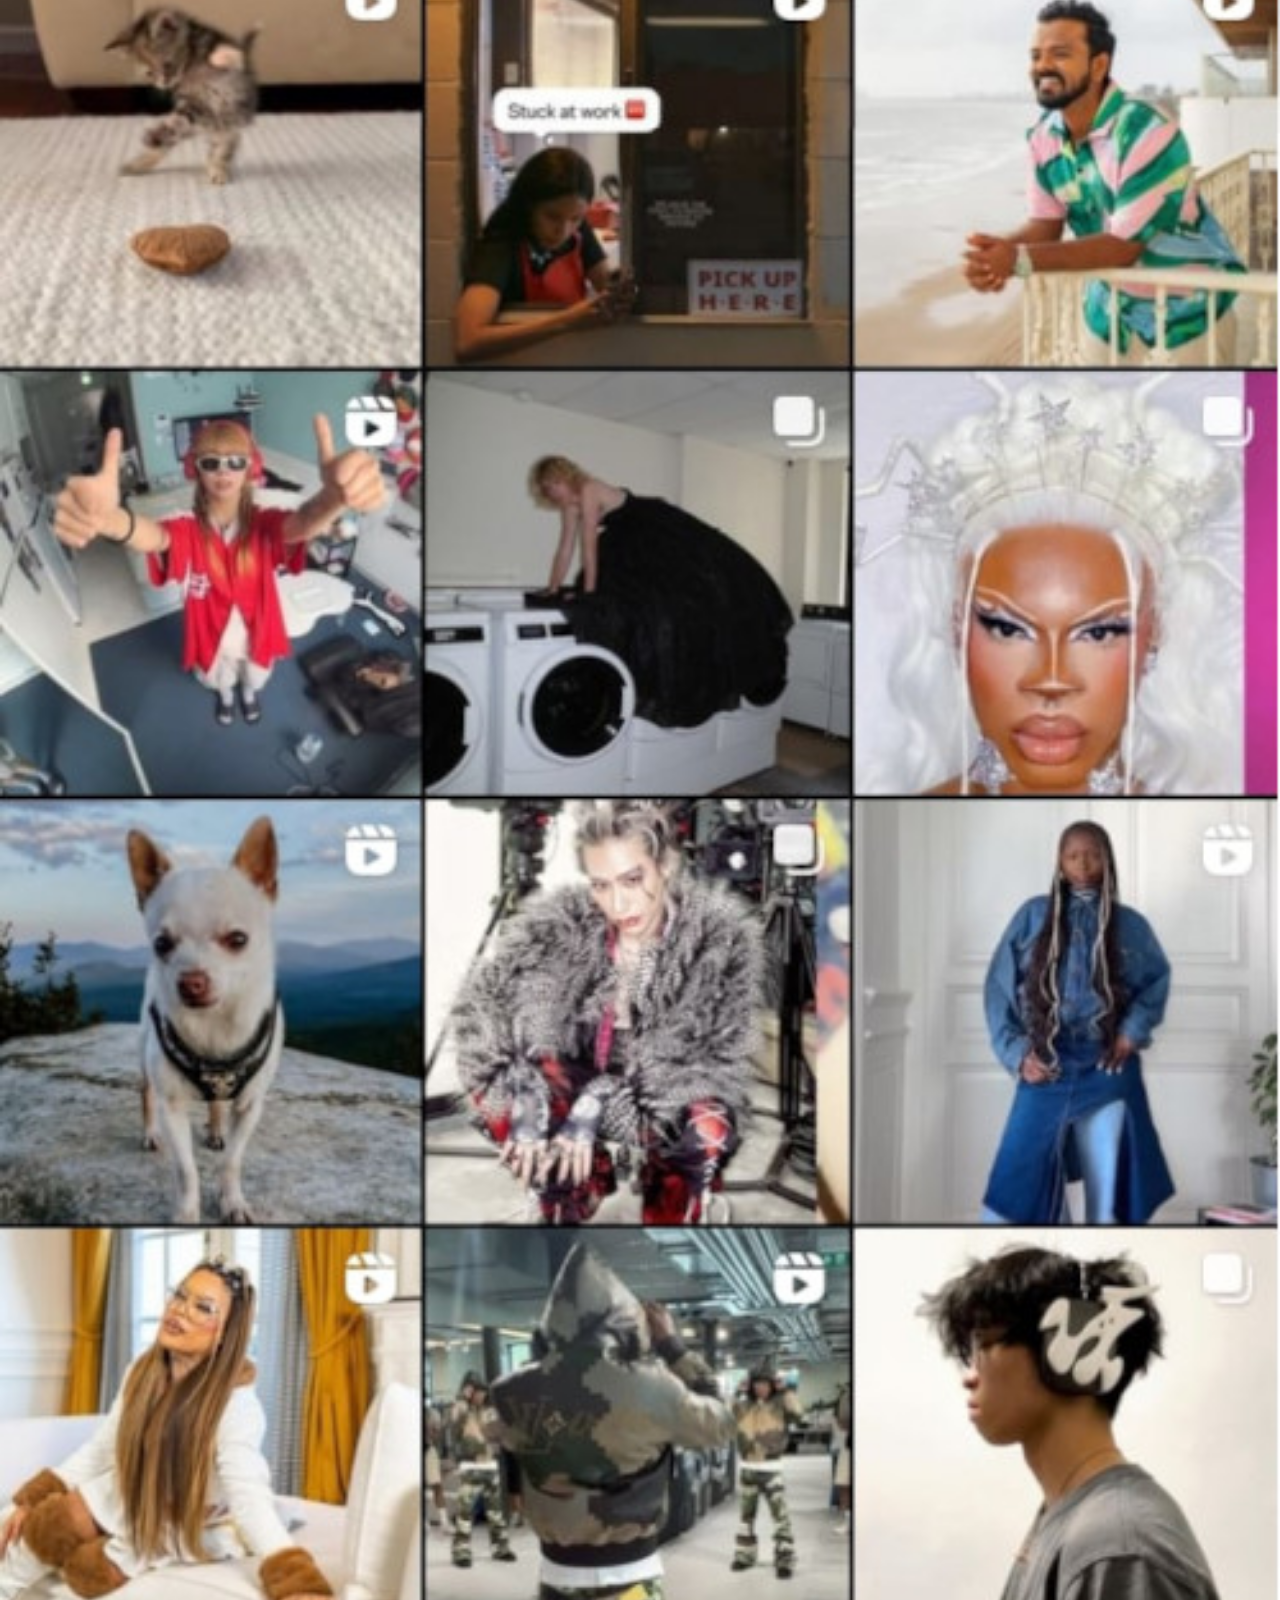
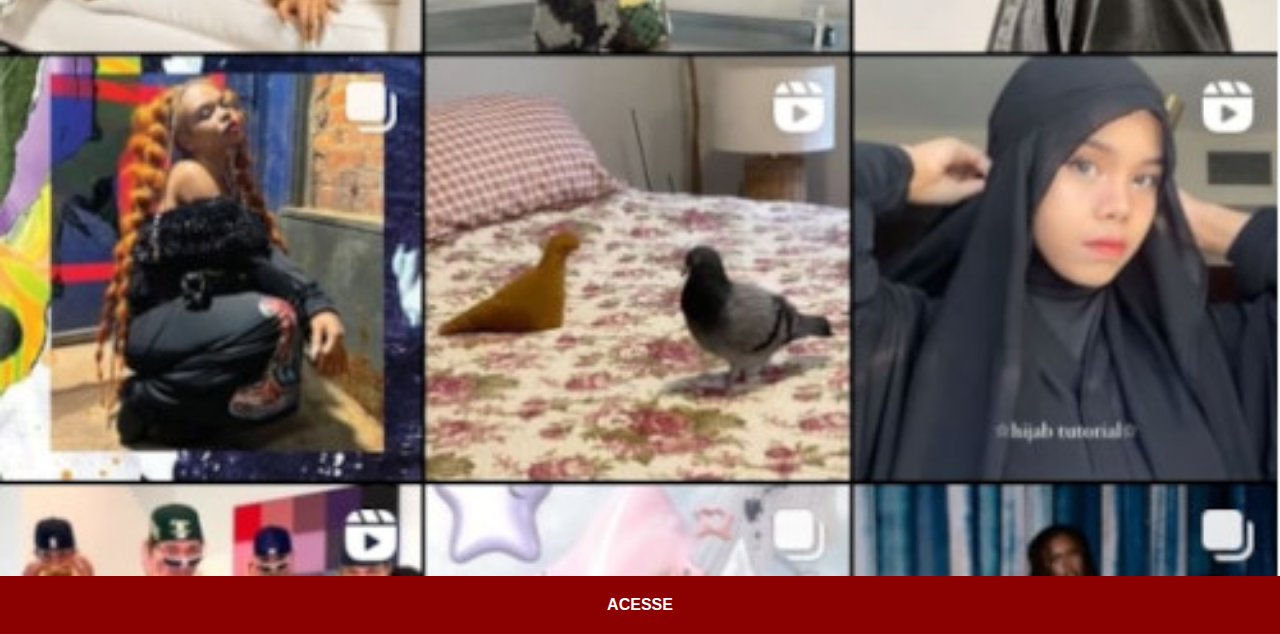
<file: instagram.html>
<!DOCTYPE html>
<html lang="pt-br">
<head>
    <meta charset="UTF-8">
    <meta name="viewport" content="width=device-width, initial-scale=1.0">
    <title>Instagram</title>
    <link rel="stylesheet" href="style/social.css">
</head>
<body>
    <img src="imagens/tela-instagram.jpg" alt="Instagram">
    <a href="https://www.instagram.com/instagram/" target="_blank">ACESSE</a>
</body>
</html>
</file>
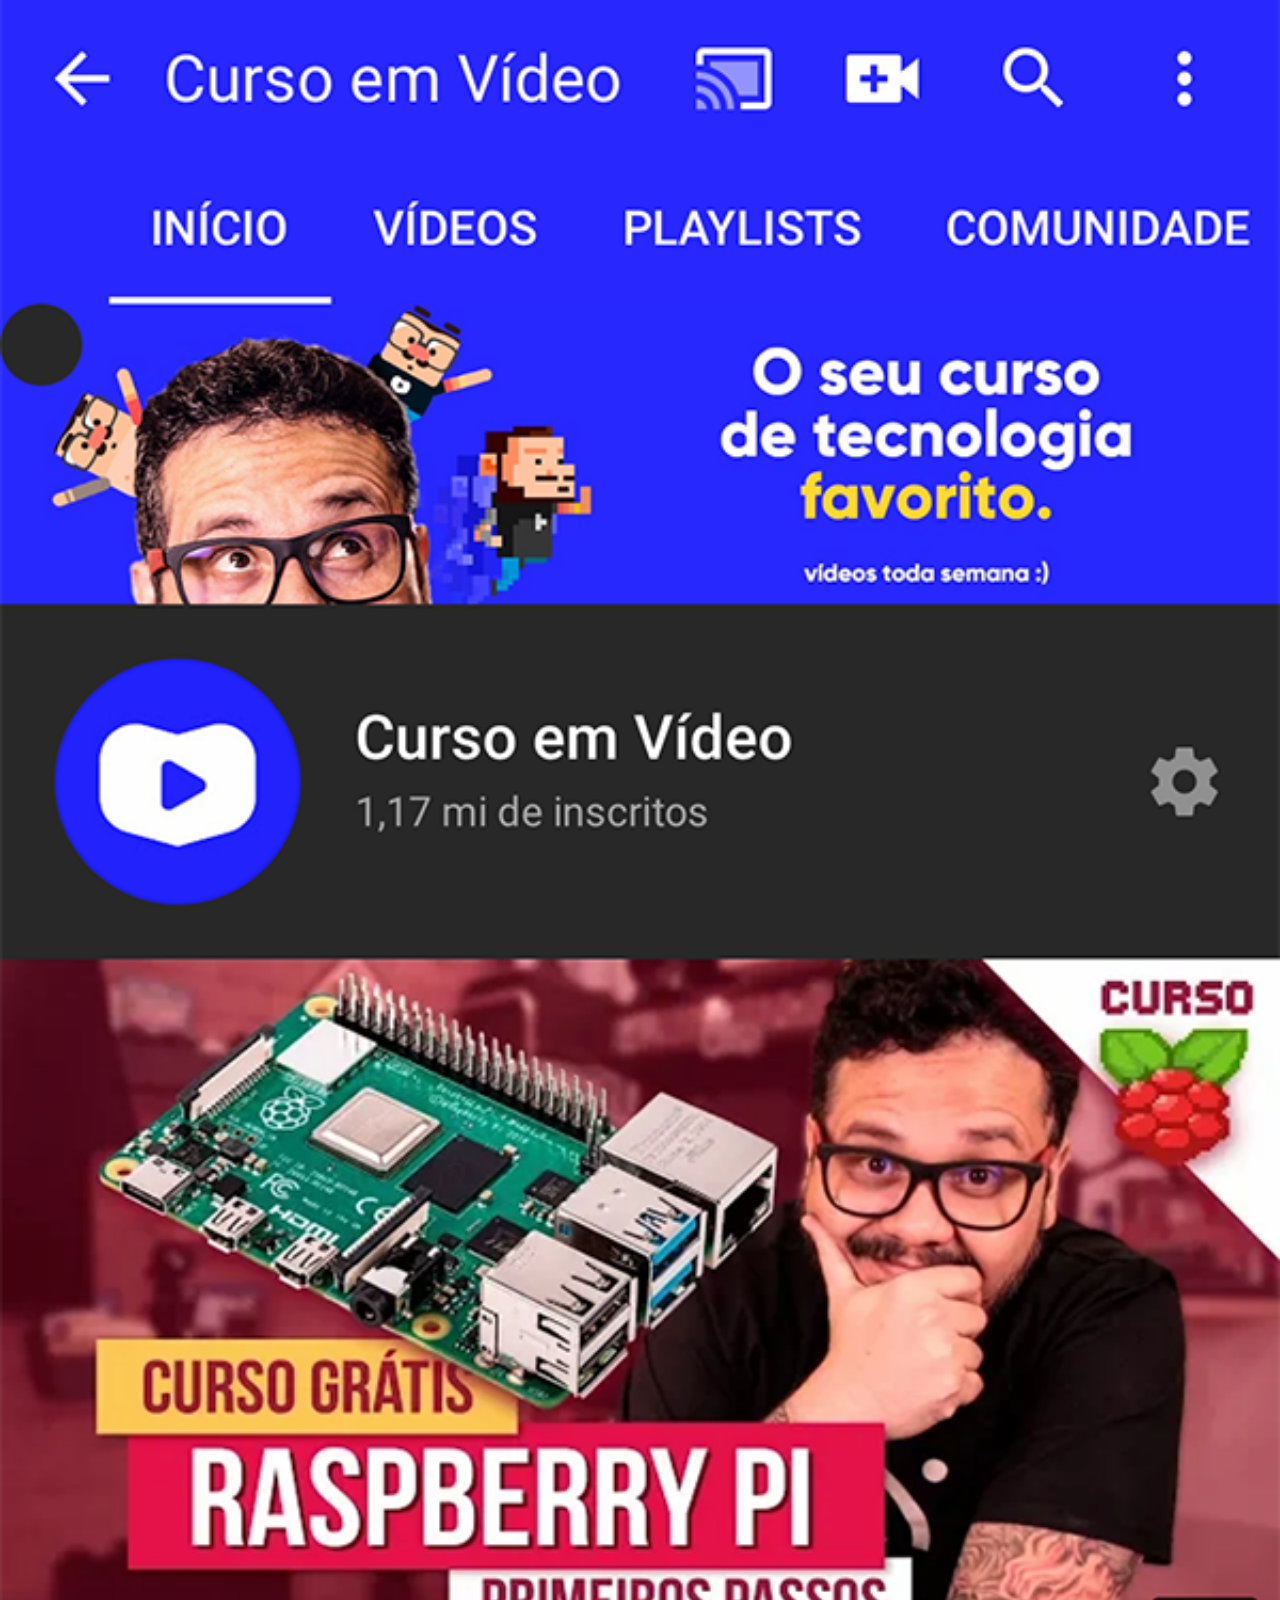
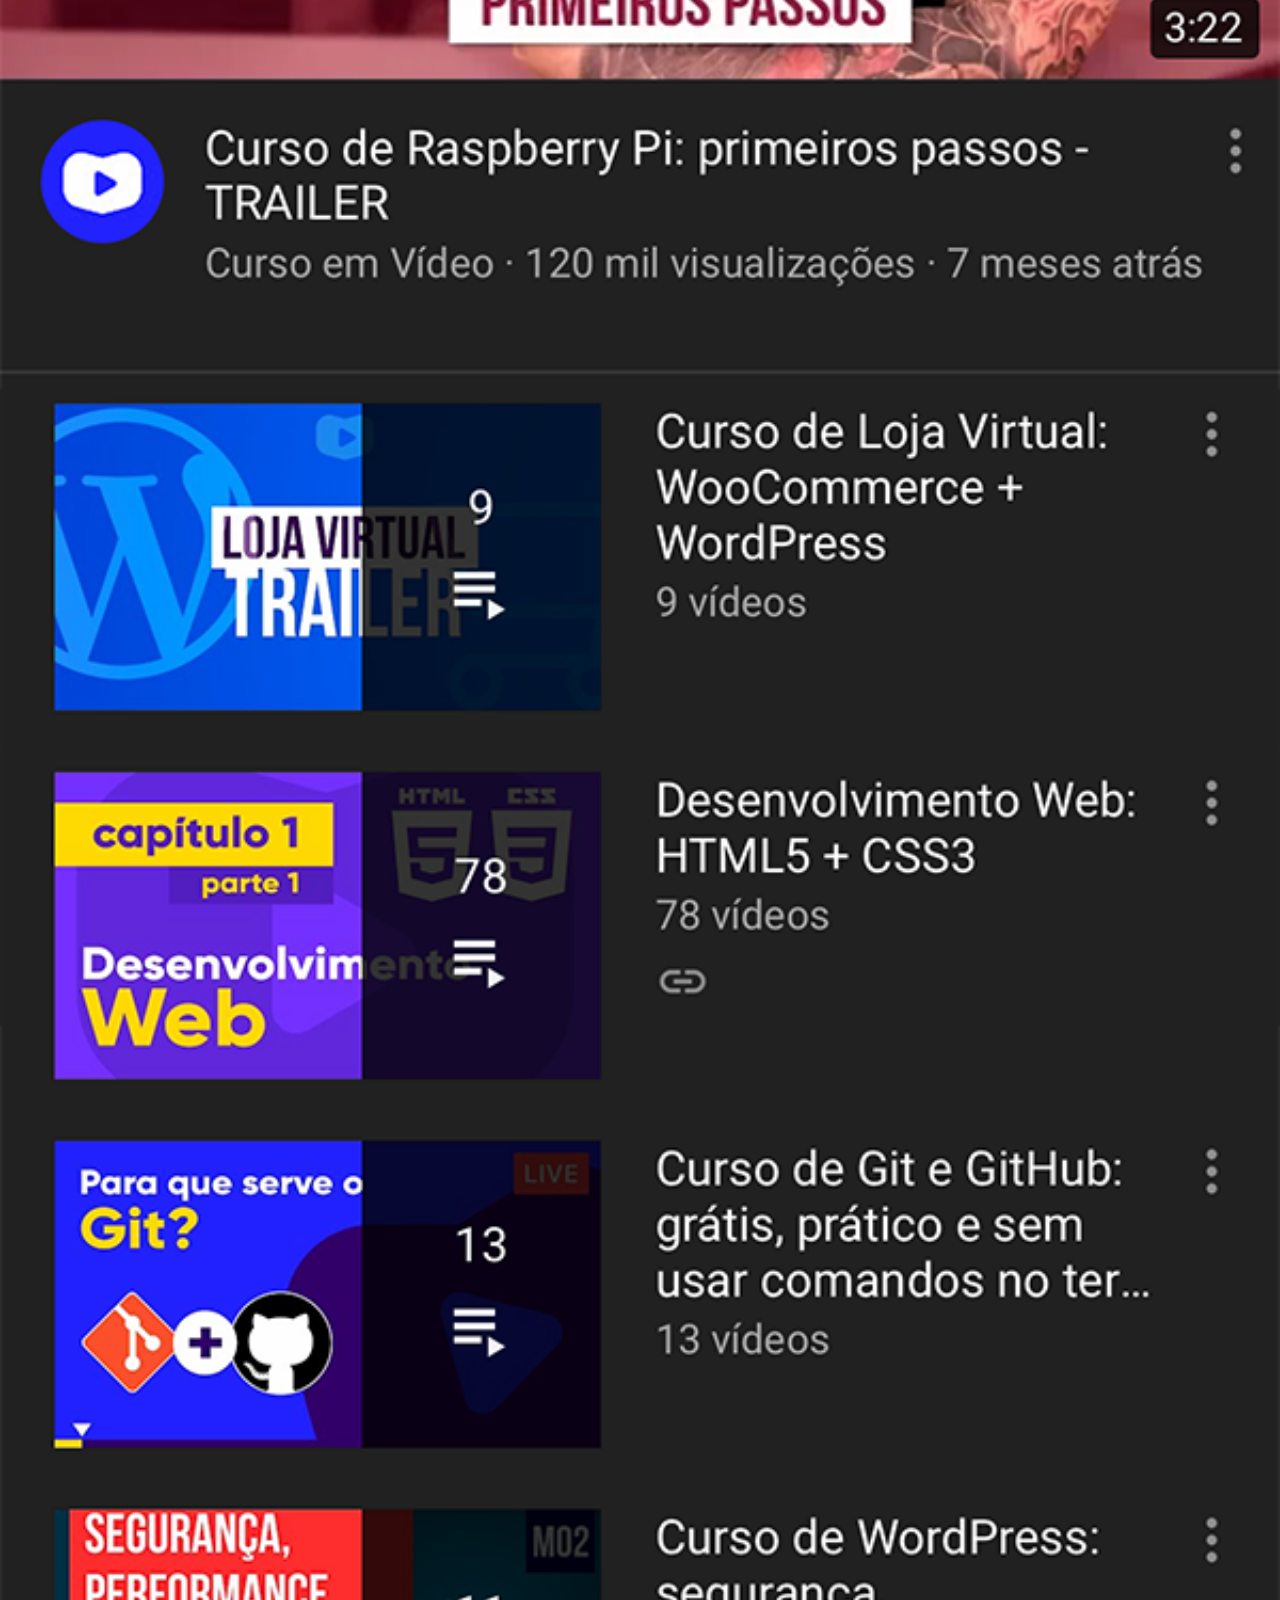
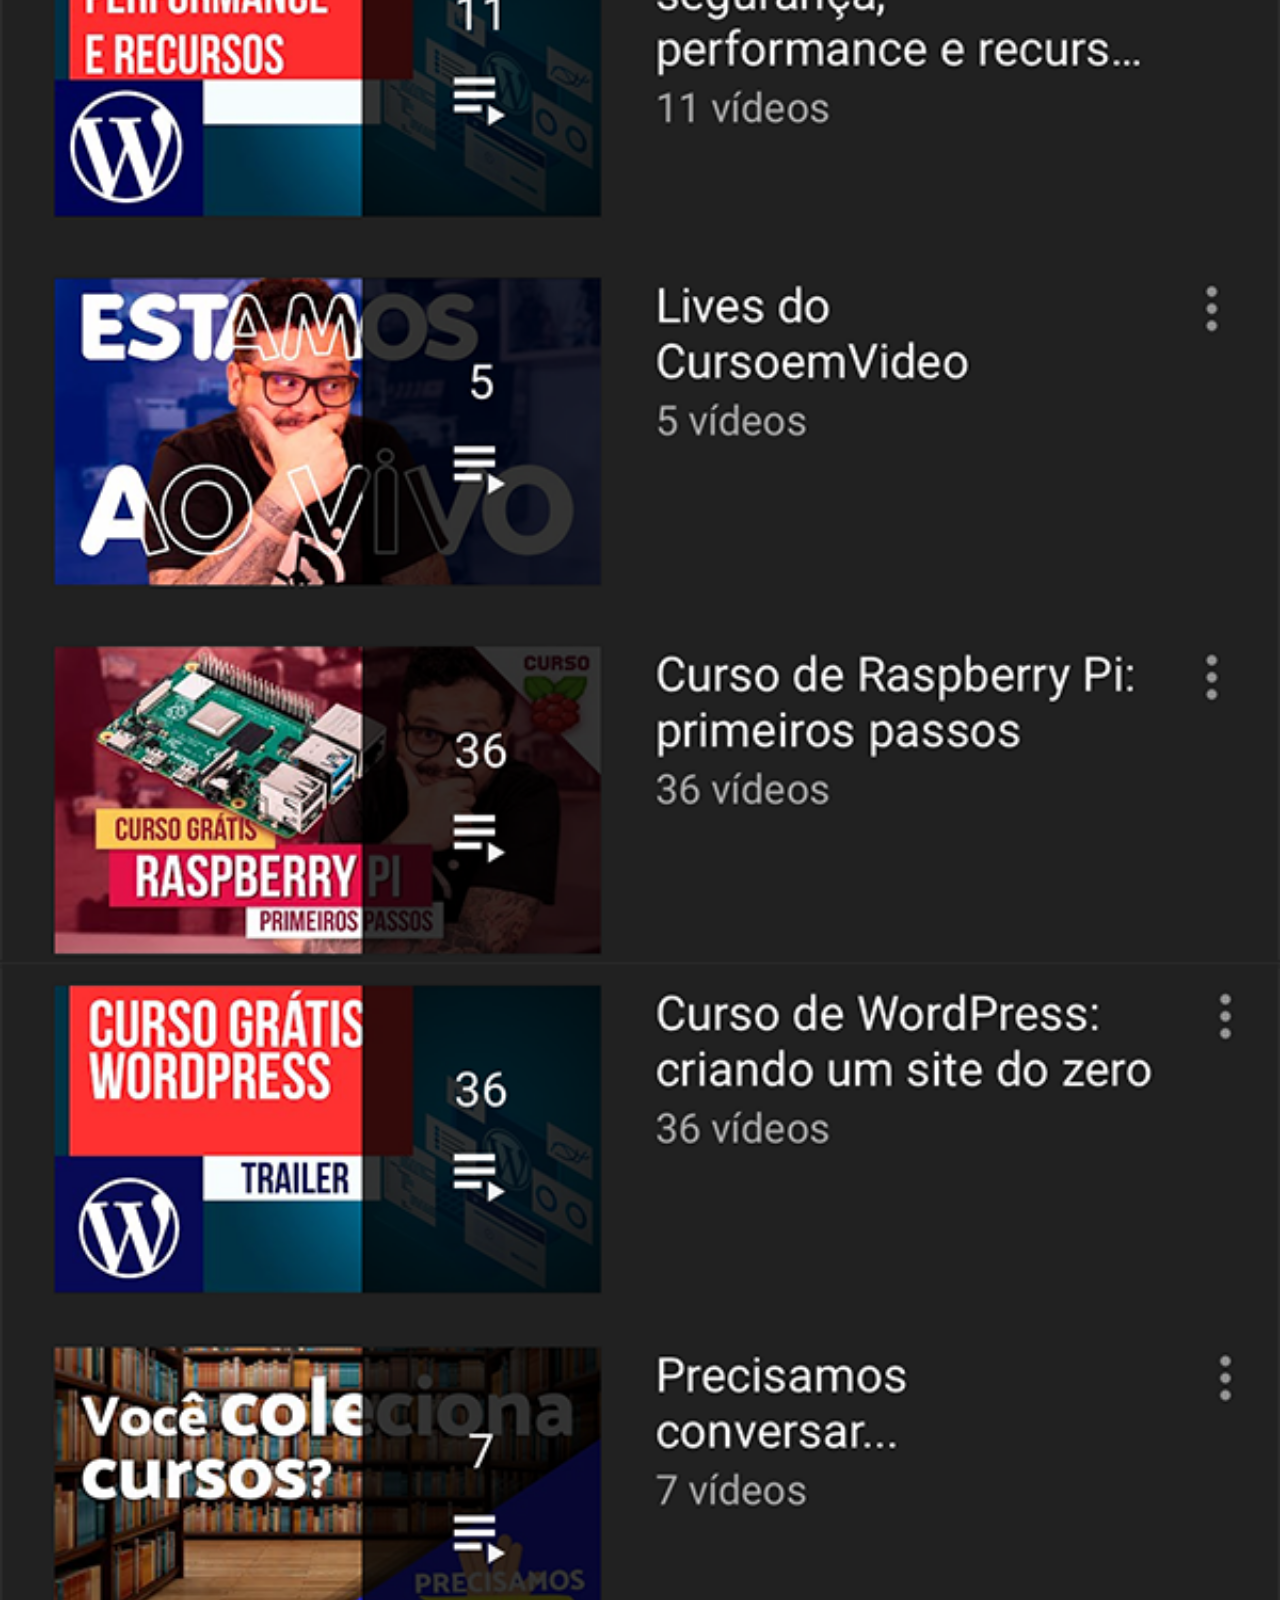
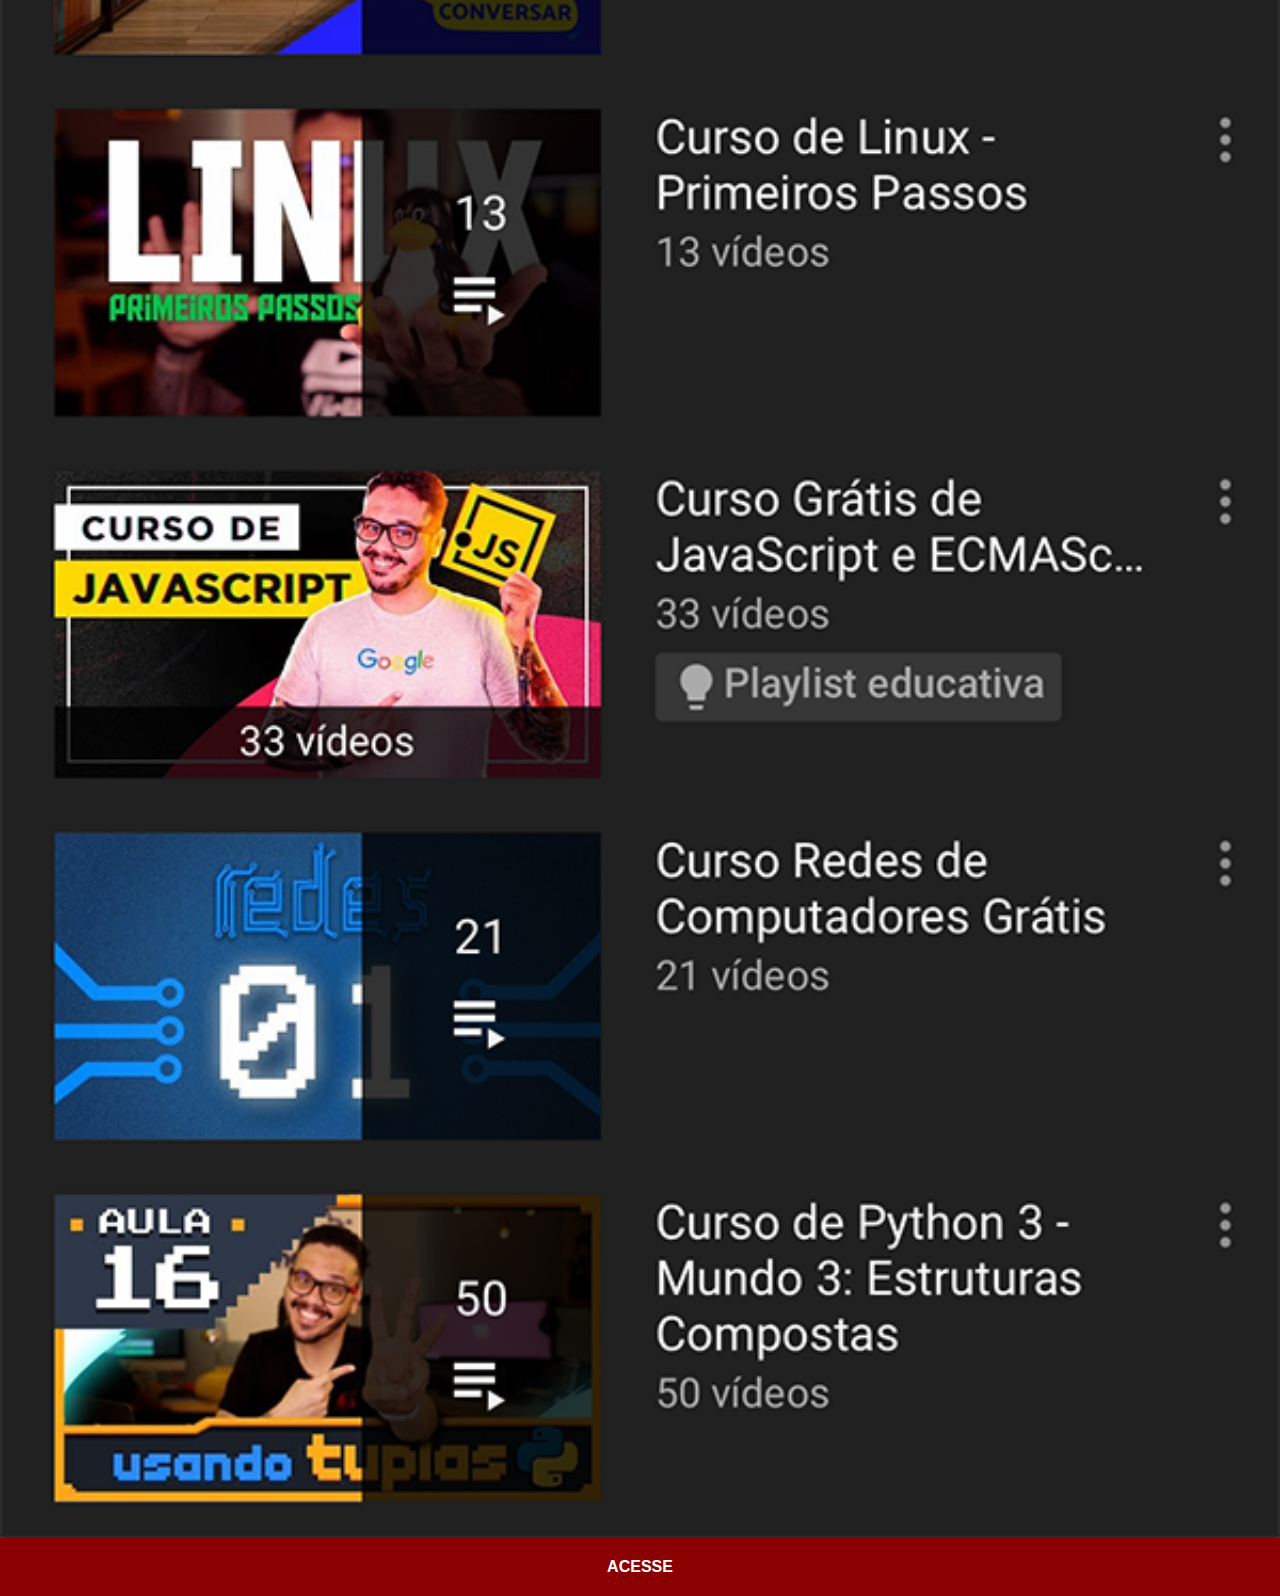
<file: youtube.html>
<!DOCTYPE html>
<html lang="pt-br">
<head>
    <meta charset="UTF-8">
    <meta name="viewport" content="width=device-width, initial-scale=1.0">
    <title>YouTube</title>
    <link rel="stylesheet" href="style/social.css">
   
</head>
<body>
    <img src="imagens/tela-youtube.png" alt="YouTube">
    <a href="https://www.youtube.com" target="_blank">ACESSE</a>
</body>
</html>
</file>
<file: style/style.css>
@charset "UTF-8";

*{
    margin: 0px;
    padding: 0px;
    font-family: Arial, Helvetica, sans-serif;
}

html, body{
    height: 100vh;
    width: 100vw;
    background-color: black;
}

body{
    background: url('../imagens/fundo-madeira.jpg') no-repeat top center;
    background-size: cover;
    background-attachment: fixed;

}

main{
    position: relative;
    height: 100vh;
}

section#telefone{
    position: absolute;
    top: 50%;
    left: 50%;
    transform: translate(-50%, -50%);

    height: 627px;
    width: 311px;
    background-color: blue;
    background: url('../imagens/frame-iphone.png') no-repeat; 
}

iframe#tela{
    position: relative;
    top: 80px;
    left: 22px;
    width: 266px;
    height: 471px;
}

section#redes-sociais{
    text-align: right;
}

section#redes-sociais img {
    width: 50px;
    margin: 10px;
    border-radius: 100%;
    box-shadow: 2px 2px 5px rgba(0, 0, 0, 0.452);
    box-sizing: border-box;
}

section#redes-sociais img:hover {
    border: 2px solid rgba(0, 0, 0, 0.514);
    transform:  translate(-3px, -3px);
    
}
</file>
<file: style/social.css>
@charset "UTF-8";


* {
    margin: 0px;
    padding: 0px;
    font-family: Arial, Helvetica, sans-serif;
}

::-webkit-scrollbar {
    width: 0px;
    height: 0px;
}

img {
    width: 100vw;
}

a {
    display: block;
    background-color: darkred;
    color: white;
    padding: 20px;
    margin: -4px;
    text-align: center;
    font-weight: bolder;
    text-decoration: none;
}

a:hover {
    background-color: red;
}
</file>
